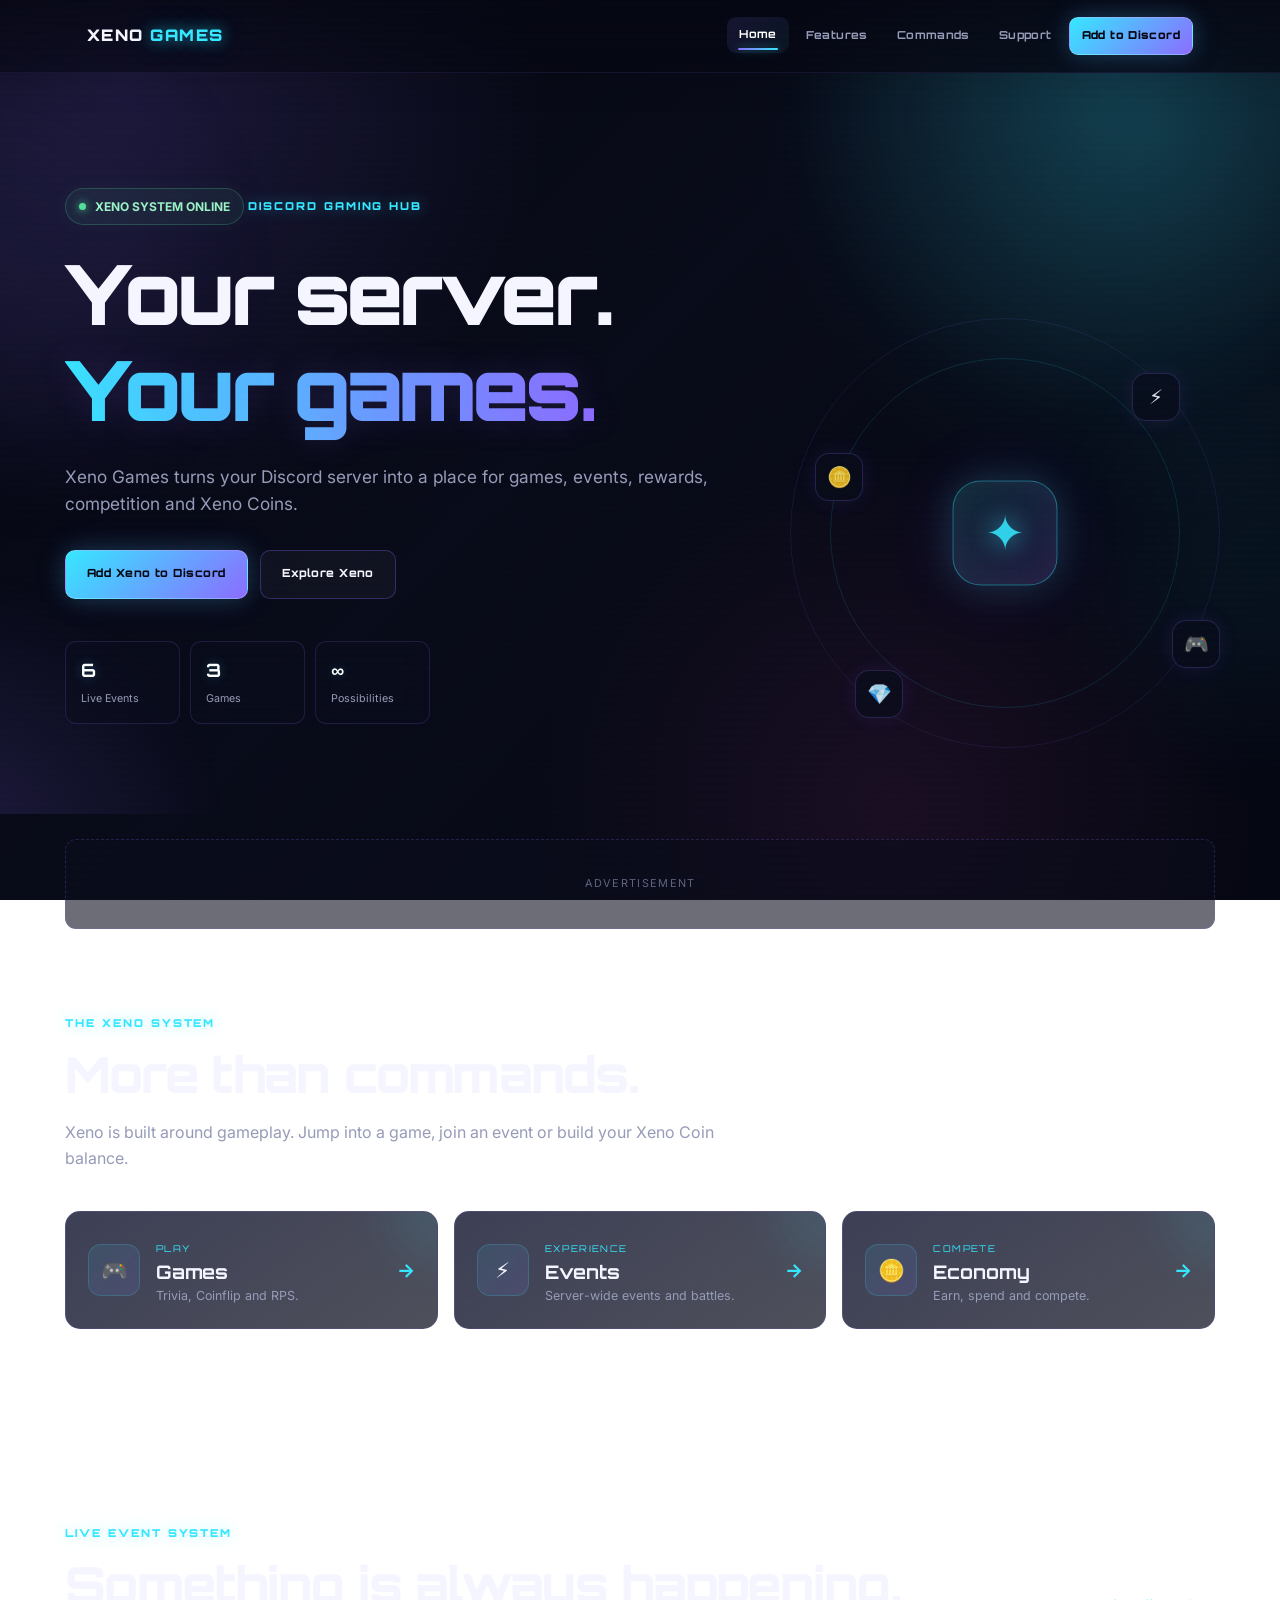
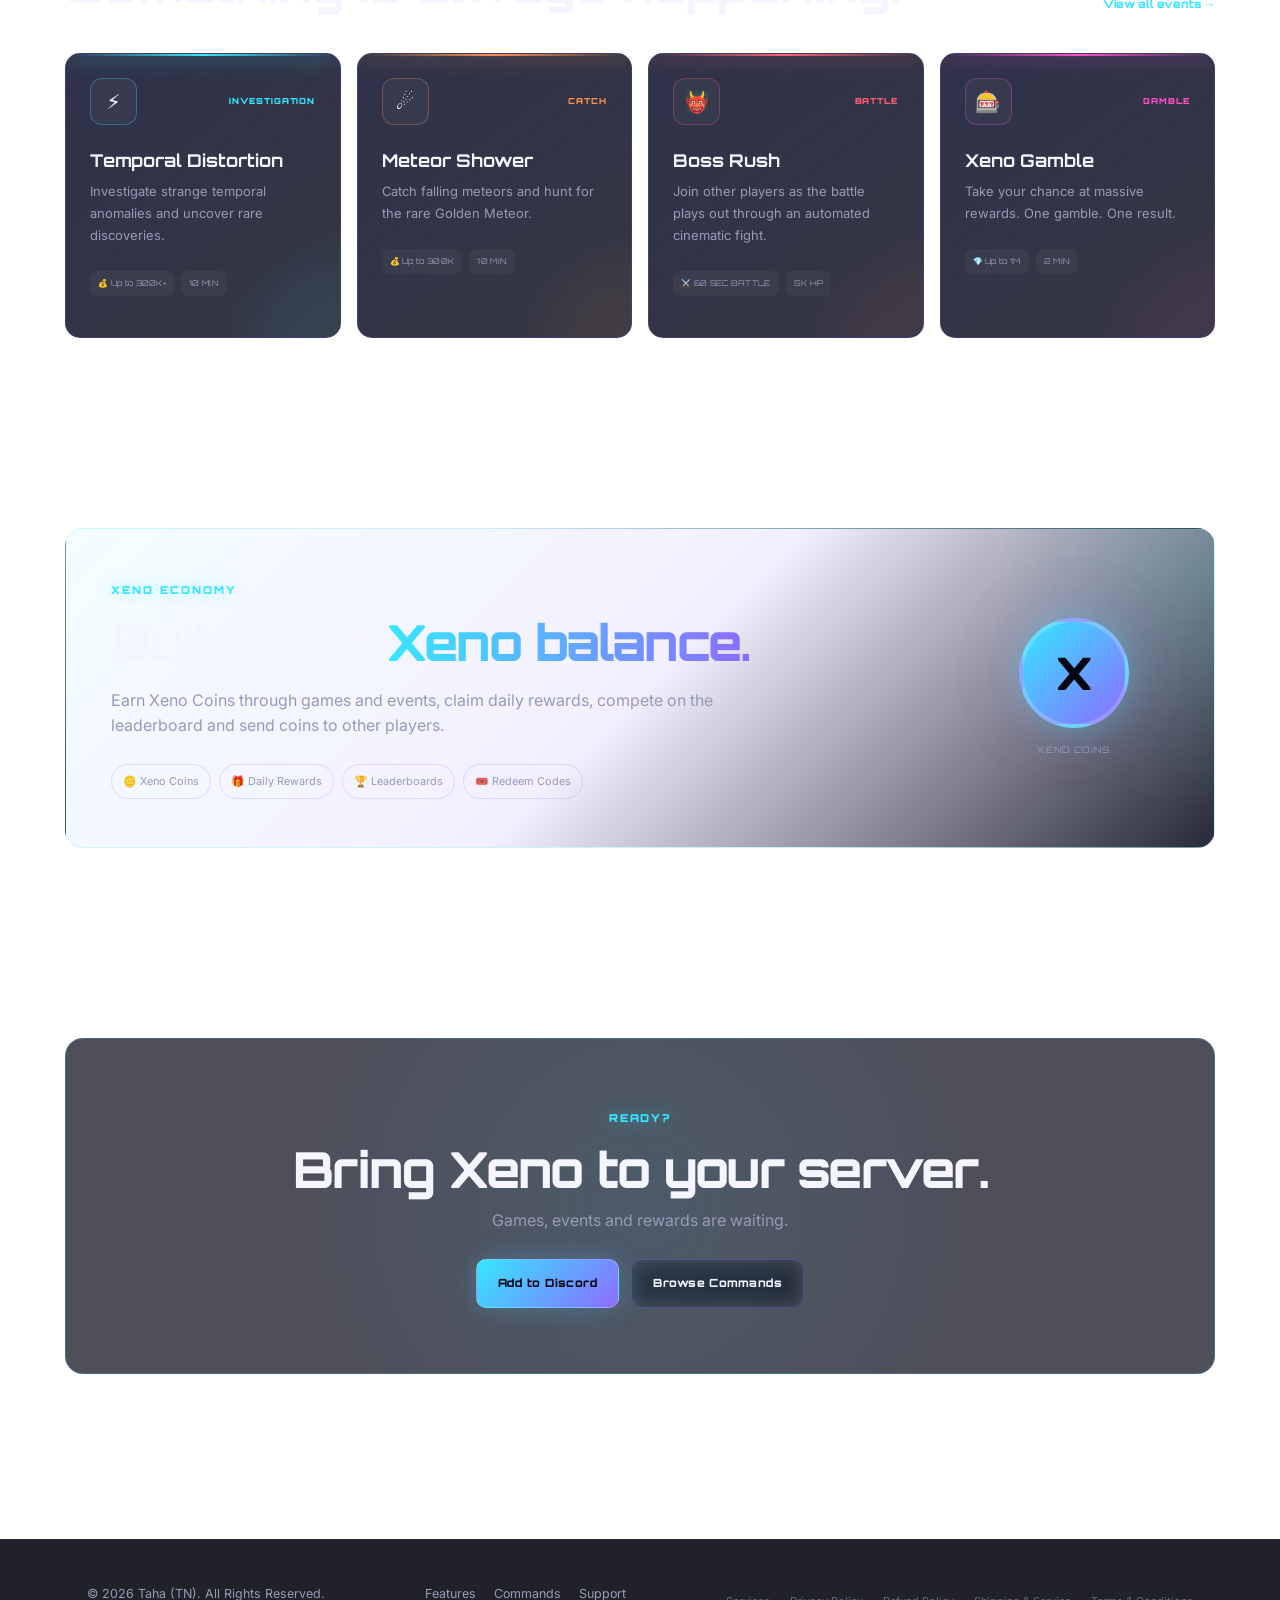
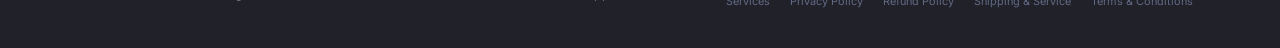
<file: index.html>
<!DOCTYPE html>
<html lang="en">
<head>
    <meta charset="UTF-8">
    <meta name="viewport" content="width=device-width, initial-scale=1.0">

    <meta name="description"
          content="Xeno Games — a Discord gaming hub featuring games, events, rewards and Xeno Coins.">

    <title>Xeno Games — Discord Gaming Hub</title>

    <link rel="stylesheet" href="style.css?v=5">
    <script src="maintenance.js"></script>
    
</head>

<body>

<div class="ambient ambient-one"></div>
<div class="ambient ambient-two"></div>
<div class="scanline"></div>

<nav class="navbar">
    <div class="nav-inner">

        <a href="index.html" class="logo">
            XENO <span>GAMES</span>
        </a>

        <div class="nav-links">
            <a href="index.html" class="active">Home</a>
            <a href="features.html">Features</a>
            <a href="commands.html">Commands</a>
            <a href="donate.html">Support</a>

            <a
                href="https://discord.com/oauth2/authorize?client_id=1537692246218899456"
                target="_blank"
                rel="noopener"
                class="nav-cta"
            >
                Add to Discord
            </a>
        </div>

    </div>
</nav>


<main>

<!-- HERO -->

<section class="hero">
    <div class="container">

        <div class="hero-content reveal">

            <div class="status">
                <span class="status-dot"></span>
                XENO SYSTEM ONLINE
            </div>

            <span class="eyebrow">DISCORD GAMING HUB</span>

            <h1>
                Your server.
                <span>Your games.</span>
            </h1>

            <p class="hero-description">
                Xeno Games turns your Discord server into a place for
                games, events, rewards, competition and Xeno Coins.
            </p>

            <div class="buttons">

                <a
                    href="https://discord.com/oauth2/authorize?client_id=1537692246218899456"
                    target="_blank"
                    rel="noopener"
                    class="btn btn-primary pulse-button"
                >
                    Add Xeno to Discord
                </a>

                <a href="features.html" class="btn btn-secondary">
                    Explore Xeno
                </a>

            </div>

            <div class="hero-stats">

                <div class="stat">
                    <strong data-count="6">0</strong>
                    <span>Live Events</span>
                </div>

                <div class="stat">
                    <strong data-count="3">0</strong>
                    <span>Games</span>
                </div>

                <div class="stat">
                    <strong data-count="∞">∞</strong>
                    <span>Possibilities</span>
                </div>

            </div>

        </div>

        <div class="hero-orbit">

            <div class="orbit orbit-one"></div>
            <div class="orbit orbit-two"></div>

            <div class="xeno-core">
                <span>✦</span>
            </div>

            <div class="floating-symbol symbol-one">🪙</div>
            <div class="floating-symbol symbol-two">⚡</div>
            <div class="floating-symbol symbol-three">🎮</div>
            <div class="floating-symbol symbol-four">💎</div>

        </div>

    </div>
</section>


<!-- AD -->

<div class="container reveal">
    <div class="ad-slot">
        Advertisement
    </div>
</div>


<!-- QUICK CATEGORIES -->

<section class="section compact-section">
    <div class="container">

        <div class="section-header reveal">
            <span class="eyebrow">THE XENO SYSTEM</span>

            <h2>More than commands.</h2>

            <p>
                Xeno is built around gameplay. Jump into a game,
                join an event or build your Xeno Coin balance.
            </p>
        </div>

        <div class="category-grid">

            <a href="features.html#games" class="category-card reveal">
                <div class="category-icon">🎮</div>
                <div>
                    <span>PLAY</span>
                    <h3>Games</h3>
                    <p>Trivia, Coinflip and RPS.</p>
                </div>
                <b>→</b>
            </a>

            <a href="features.html#events" class="category-card reveal">
                <div class="category-icon">⚡</div>
                <div>
                    <span>EXPERIENCE</span>
                    <h3>Events</h3>
                    <p>Server-wide events and battles.</p>
                </div>
                <b>→</b>
            </a>

            <a href="features.html#economy" class="category-card reveal">
                <div class="category-icon">🪙</div>
                <div>
                    <span>COMPETE</span>
                    <h3>Economy</h3>
                    <p>Earn, spend and compete.</p>
                </div>
                <b>→</b>
            </a>

        </div>

    </div>
</section>


<!-- FEATURED EVENTS -->

<section class="section event-section">
    <div class="container">

        <div class="section-header split-header reveal">

            <div>
                <span class="eyebrow">LIVE EVENT SYSTEM</span>
                <h2>Something is always happening.</h2>
            </div>

            <a href="features.html#events" class="text-link">
                View all events →
            </a>

        </div>

        <div class="event-grid">

            <div class="event-card temporal reveal">
                <div class="event-top">
                    <span class="event-icon">⚡</span>
                    <span class="event-tag">INVESTIGATION</span>
                </div>

                <h3>Temporal Distortion</h3>

                <p>
                    Investigate strange temporal anomalies and
                    uncover rare discoveries.
                </p>

                <div class="event-footer">
                    <span>💰 Up to 300K+</span>
                    <span>10 MIN</span>
                </div>
            </div>


            <div class="event-card meteor reveal">
                <div class="event-top">
                    <span class="event-icon">☄️</span>
                    <span class="event-tag">CATCH</span>
                </div>

                <h3>Meteor Shower</h3>

                <p>
                    Catch falling meteors and hunt for the rare
                    Golden Meteor.
                </p>

                <div class="event-footer">
                    <span>💰 Up to 300K</span>
                    <span>10 MIN</span>
                </div>
            </div>


            <div class="event-card boss reveal">
                <div class="event-top">
                    <span class="event-icon">👹</span>
                    <span class="event-tag">BATTLE</span>
                </div>

                <h3>Boss Rush</h3>

                <p>
                    Join other players as the battle plays out
                    through an automated cinematic fight.
                </p>

                <div class="event-footer">
                    <span>⚔️ 60 SEC BATTLE</span>
                    <span>5K HP</span>
                </div>
            </div>


            <div class="event-card gamble reveal">
                <div class="event-top">
                    <span class="event-icon">🎰</span>
                    <span class="event-tag">GAMBLE</span>
                </div>

                <h3>Xeno Gamble</h3>

                <p>
                    Take your chance at massive rewards.
                    One gamble. One result.
                </p>

                <div class="event-footer">
                    <span>💎 Up to 1M</span>
                    <span>2 MIN</span>
                </div>
            </div>

        </div>

    </div>
</section>


<!-- ECONOMY -->

<section class="section">
    <div class="container">

        <div class="economy-panel reveal">

            <div class="economy-content">

                <span class="eyebrow">XENO ECONOMY</span>

                <h2>
                    Build your
                    <span>Xeno balance.</span>
                </h2>

                <p>
                    Earn Xeno Coins through games and events,
                    claim daily rewards, compete on the leaderboard
                    and send coins to other players.
                </p>

                <div class="economy-pills">
                    <span>🪙 Xeno Coins</span>
                    <span>🎁 Daily Rewards</span>
                    <span>🏆 Leaderboards</span>
                    <span>🎟️ Redeem Codes</span>
                </div>

            </div>

            <div class="coin-display">
                <div class="coin-glow"></div>
                <div class="coin">X</div>
                <span>XENO COINS</span>
            </div>

        </div>

    </div>
</section>


<!-- CTA -->

<section class="section">
    <div class="container">

        <div class="cta-panel reveal">

            <span class="eyebrow">READY?</span>

            <h2>Bring Xeno to your server.</h2>

            <p>
                Games, events and rewards are waiting.
            </p>

            <div class="buttons">

                <a
                    href="https://discord.com/oauth2/authorize?client_id=1537692246218899456"
                    target="_blank"
                    rel="noopener"
                    class="btn btn-primary"
                >
                    Add to Discord
                </a>

                <a href="commands.html" class="btn btn-secondary">
                    Browse Commands
                </a>

            </div>

        </div>

    </div>
</section>

</main>


<footer>
    <div class="footer-inner">

        <div class="footer-text">
            © 2026 Taha (TN). All Rights Reserved.
        </div>

        <div class="footer-links">
            <a href="features.html">Features</a>
            <a href="commands.html">Commands</a>
            <a href="donate.html">Support</a>
        </div>
        <div class="legal-links">
    <a href="services.html">Services</a>
    <a href="privacy.html">Privacy Policy</a>
    <a href="refund.html">Refund Policy</a>
    <a href="shipping.html">Shipping &amp; Service</a>
    <a href="terms.html">Terms &amp; Conditions</a>
        </div>

    </div>
</footer>


<script src="script.js"></script>

</body>
</html>
</file>
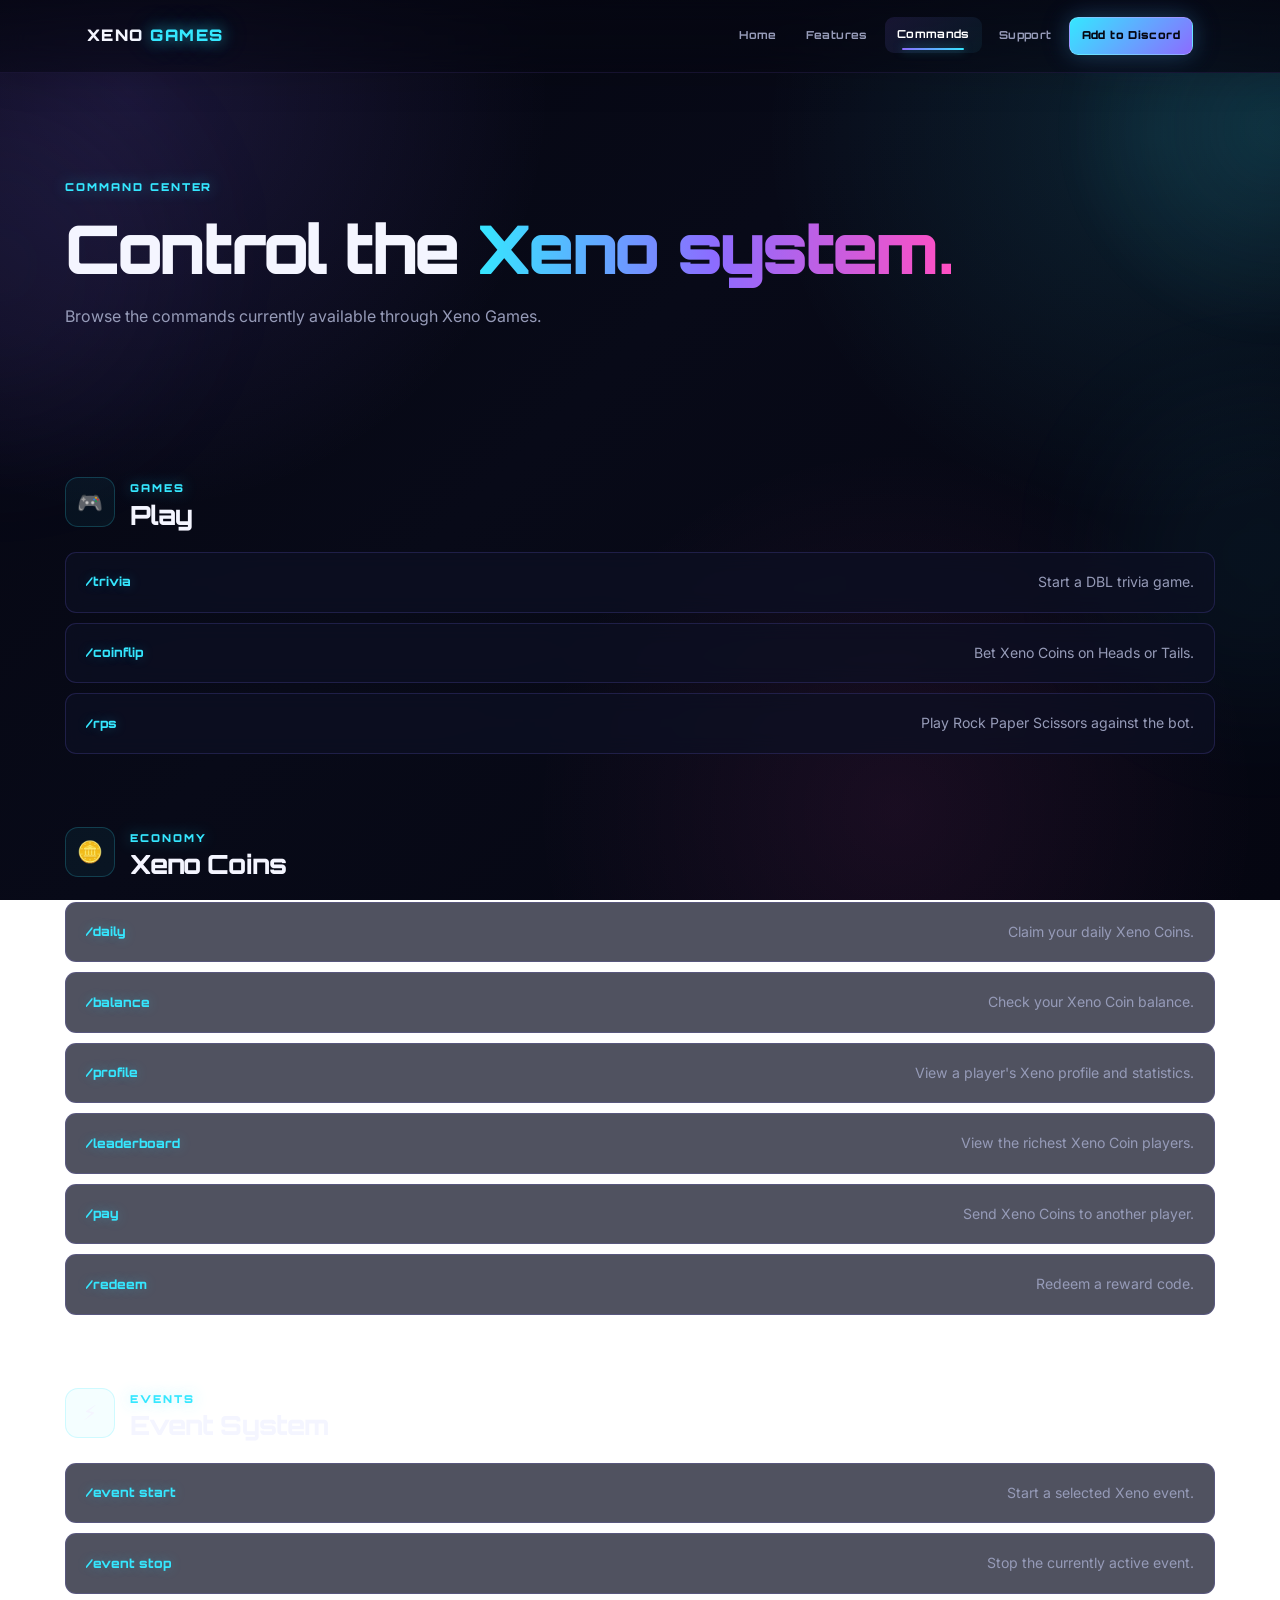
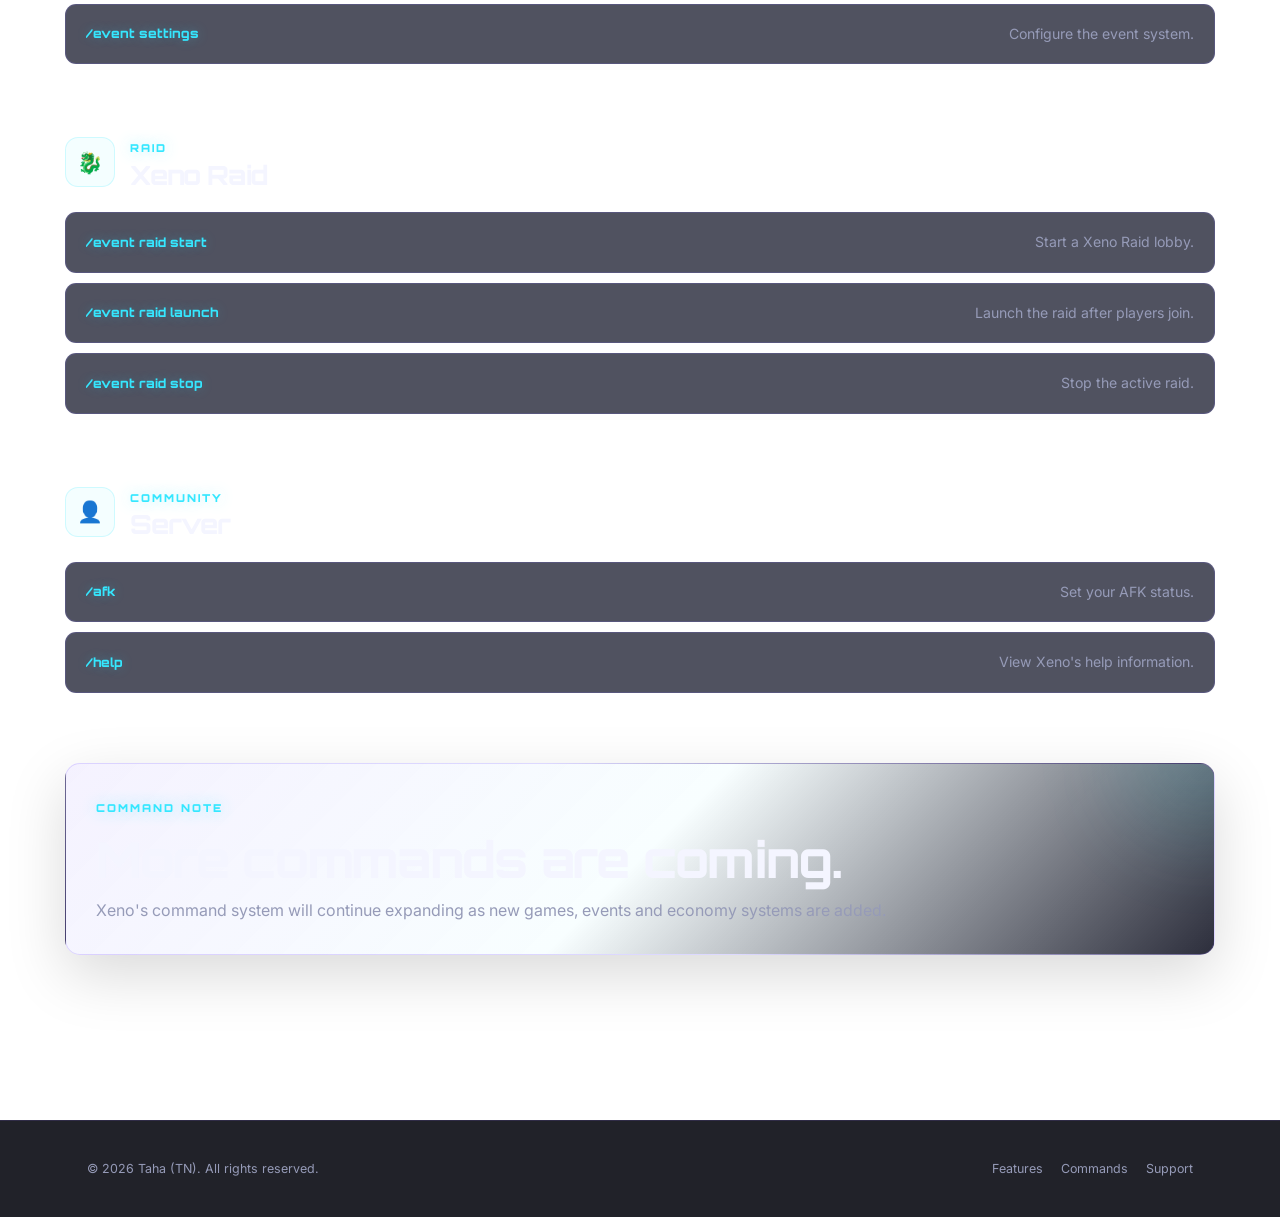
<file: commands.html>
<!DOCTYPE html>
<html lang="en">
<head>
    <meta charset="UTF-8">
    <meta name="viewport" content="width=device-width, initial-scale=1.0">

    <meta name="description"
          content="Xeno Games Discord bot commands.">

    <title>Commands — Xeno Games</title>

    <link rel="stylesheet" href="style.css?v=5">
    <script src="maintenance.js"></script>
    
</head>

<body>

<div class="ambient ambient-one"></div>
<div class="ambient ambient-two"></div>

<nav class="navbar">
    <div class="nav-inner">

        <a href="index.html" class="logo">
            XENO <span>GAMES</span>
        </a>

        <div class="nav-links">
            <a href="index.html">Home</a>
            <a href="features.html">Features</a>
            <a href="commands.html" class="active">Commands</a>
            <a href="donate.html">Support</a>

            <a
                href="https://discord.com/oauth2/authorize?client_id=1537692246218899456"
                target="_blank"
                rel="noopener"
                class="nav-cta"
            >
                Add to Discord
            </a>
        </div>

    </div>
</nav>


<main>

<section class="page-hero">
    <div class="container reveal">

        <span class="eyebrow">COMMAND CENTER</span>

        <h1>
            Control the
            <span>Xeno system.</span>
        </h1>

        <p>
            Browse the commands currently available through Xeno Games.
        </p>

    </div>
</section>


<section class="section">
    <div class="container">


        <!-- GAMES -->

        <div class="command-category reveal">

            <div class="category-heading">
                <span class="category-heading-icon">🎮</span>

                <div>
                    <span class="eyebrow">GAMES</span>
                    <h2>Play</h2>
                </div>
            </div>

            <div class="command-list">

                <div class="command">
                    <span class="command-name">/trivia</span>
                    <span class="command-description">
                        Start a DBL trivia game.
                    </span>
                </div>

                <div class="command">
                    <span class="command-name">/coinflip</span>
                    <span class="command-description">
                        Bet Xeno Coins on Heads or Tails.
                    </span>
                </div>

                <div class="command">
                    <span class="command-name">/rps</span>
                    <span class="command-description">
                        Play Rock Paper Scissors against the bot.
                    </span>
                </div>

            </div>

        </div>


        <!-- ECONOMY -->

        <div class="command-category reveal">

            <div class="category-heading">
                <span class="category-heading-icon">🪙</span>

                <div>
                    <span class="eyebrow">ECONOMY</span>
                    <h2>Xeno Coins</h2>
                </div>
            </div>

            <div class="command-list">

                <div class="command">
                    <span class="command-name">/daily</span>
                    <span class="command-description">
                        Claim your daily Xeno Coins.
                    </span>
                </div>

                <div class="command">
                    <span class="command-name">/balance</span>
                    <span class="command-description">
                        Check your Xeno Coin balance.
                    </span>
                </div>

                <div class="command">
                    <span class="command-name">/profile</span>
                    <span class="command-description">
                        View a player's Xeno profile and statistics.
                    </span>
                </div>

                <div class="command">
                    <span class="command-name">/leaderboard</span>
                    <span class="command-description">
                        View the richest Xeno Coin players.
                    </span>
                </div>

                <div class="command">
                    <span class="command-name">/pay</span>
                    <span class="command-description">
                        Send Xeno Coins to another player.
                    </span>
                </div>

                <div class="command">
                    <span class="command-name">/redeem</span>
                    <span class="command-description">
                        Redeem a reward code.
                    </span>
                </div>

            </div>

        </div>


        <!-- EVENTS -->

        <div class="command-category reveal">

            <div class="category-heading">
                <span class="category-heading-icon">⚡</span>

                <div>
                    <span class="eyebrow">EVENTS</span>
                    <h2>Event System</h2>
                </div>
            </div>

            <div class="command-list">

                <div class="command">
                    <span class="command-name">/event start</span>
                    <span class="command-description">
                        Start a selected Xeno event.
                    </span>
                </div>

                <div class="command">
                    <span class="command-name">/event stop</span>
                    <span class="command-description">
                        Stop the currently active event.
                    </span>
                </div>

                <div class="command">
                    <span class="command-name">/event settings</span>
                    <span class="command-description">
                        Configure the event system.
                    </span>
                </div>

            </div>

        </div>


        <!-- RAID -->

        <div class="command-category reveal">

            <div class="category-heading">
                <span class="category-heading-icon">🐉</span>

                <div>
                    <span class="eyebrow">RAID</span>
                    <h2>Xeno Raid</h2>
                </div>
            </div>

            <div class="command-list">

                <div class="command">
                    <span class="command-name">/event raid start</span>
                    <span class="command-description">
                        Start a Xeno Raid lobby.
                    </span>
                </div>

                <div class="command">
                    <span class="command-name">/event raid launch</span>
                    <span class="command-description">
                        Launch the raid after players join.
                    </span>
                </div>

                <div class="command">
                    <span class="command-name">/event raid stop</span>
                    <span class="command-description">
                        Stop the active raid.
                    </span>
                </div>

            </div>

        </div>


        <!-- COMMUNITY -->

        <div class="command-category reveal">

            <div class="category-heading">
                <span class="category-heading-icon">👤</span>

                <div>
                    <span class="eyebrow">COMMUNITY</span>
                    <h2>Server</h2>
                </div>
            </div>

            <div class="command-list">

                <div class="command">
                    <span class="command-name">/afk</span>
                    <span class="command-description">
                        Set your AFK status.
                    </span>
                </div>

                <div class="command">
                    <span class="command-name">/help</span>
                    <span class="command-description">
                        View Xeno's help information.
                    </span>
                </div>

            </div>

        </div>


        <div class="info-panel reveal">

            <span class="eyebrow">COMMAND NOTE</span>

            <h2>More commands are coming.</h2>

            <p>
                Xeno's command system will continue expanding as
                new games, events and economy systems are added.
            </p>

        </div>

    </div>
</section>

</main>


<footer>
    <div class="footer-inner">

        <div class="footer-text">
            © 2026 Taha (TN). All rights reserved.
        </div>

        <div class="footer-links">
            <a href="features.html">Features</a>
            <a href="commands.html">Commands</a>
            <a href="donate.html">Support</a>
        </div>

    </div>
</footer>


<script src="script.js"></script>

</body>
</html>
</file>
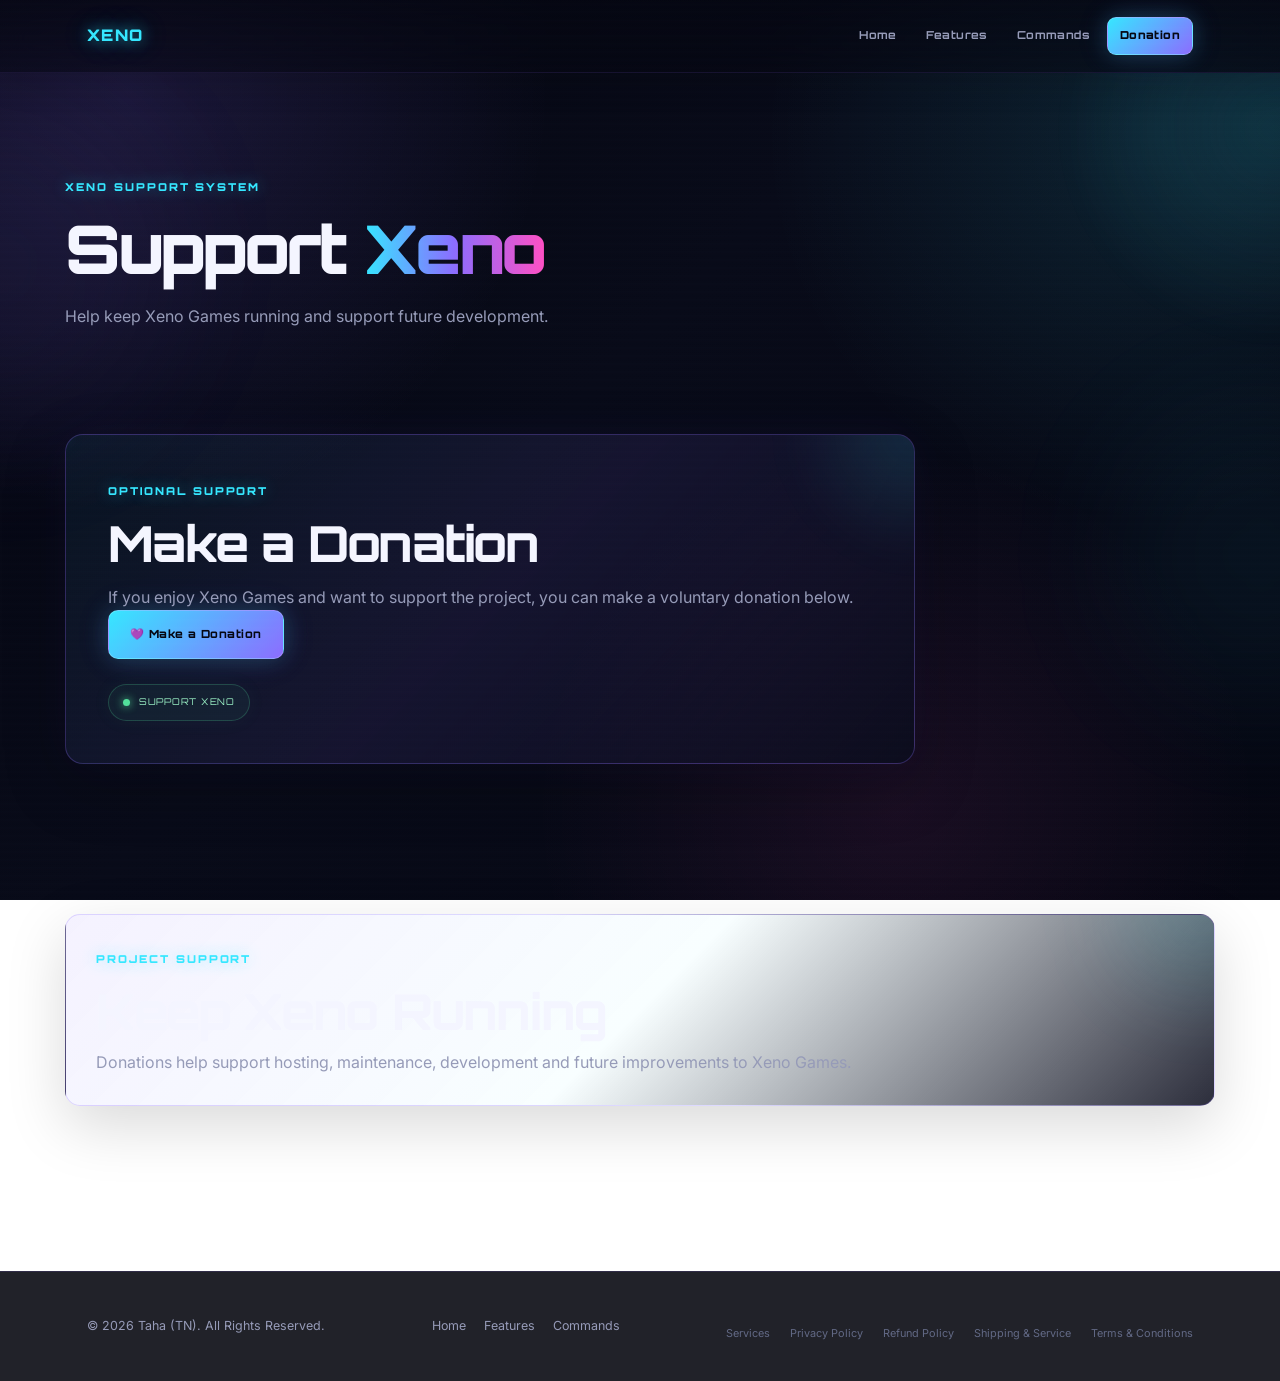
<file: donate.html>
<!DOCTYPE html>
<html lang="en">

<head>

    <meta charset="UTF-8">

    <meta
        name="viewport"
        content="width=device-width, initial-scale=1.0"
    >

    <title>Donation | Xeno Games</title>

    <meta
        name="description"
        content="Support Xeno Games with a donation."
    >

    <link
        rel="stylesheet"
        href="style.css"
    >

</head>


<body>

    <!-- =====================================================
         AMBIENT BACKGROUND
    ====================================================== -->

    <div class="ambient ambient-one"></div>
    <div class="ambient ambient-two"></div>

    <div class="scanline"></div>


    <!-- =====================================================
         NAVBAR
    ====================================================== -->

    <nav class="navbar">

        <div class="nav-inner">

            <a
                href="index.html"
                class="logo"
            >
                <span>XENO</span>
            </a>


            <div class="nav-links">

                <a href="index.html">
                    Home
                </a>

                <a href="index.html#features">
                    Features
                </a>

                <a href="index.html#commands">
                    Commands
                </a>

                <a
                    href="#"
                    class="nav-cta"
                >
                    Donation
                </a>

            </div>

        </div>

    </nav>


    <!-- =====================================================
         PAGE HERO
    ====================================================== -->

    <main>

        <section class="page-hero">

            <div class="container">

                <div class="eyebrow">
                    XENO SUPPORT SYSTEM
                </div>

                <h1>
                    Support
                    <span>Xeno</span>
                </h1>

                <p>
                    Help keep Xeno Games running and support
                    future development.
                </p>

            </div>

        </section>


        <!-- =================================================
             DONATION
        ================================================== -->

        <section class="section compact-section">

            <div class="container">

                <div
                    class="donate-box reveal"
                >

                    <div class="eyebrow">
                        OPTIONAL SUPPORT
                    </div>


                    <h2>
                        Make a Donation
                    </h2>


                    <p>
                        If you enjoy Xeno Games and want to support
                        the project, you can make a voluntary
                        donation below.
                    </p>


                    <!--
                        Replace YOUR_PAYFAST_PAYMENT_LINK
                        with your actual PayFast Payment Link
                        once your account is approved.
                    -->

                    <div class="buttons">

                        <a
                            href="YOUR_PAYFAST_PAYMENT_LINK"
                            class="btn btn-primary pulse-button"
                            target="_blank"
                            rel="noopener noreferrer"
                        >
                            💜 Make a Donation
                        </a>

                    </div>


                    <div class="support-status">

                        <span class="status-dot"></span>

                        SUPPORT XENO

                    </div>

                </div>

            </div>

        </section>


        <!-- =================================================
             INFO
        ================================================== -->

        <section class="section compact-section">

            <div class="container">

                <div class="info-panel reveal">

                    <div class="eyebrow">
                        PROJECT SUPPORT
                    </div>

                    <h2>
                        Keep Xeno Running
                    </h2>

                    <p>
                        Donations help support hosting,
                        maintenance, development and future
                        improvements to Xeno Games.
                    </p>

                </div>

            </div>

        </section>

    </main>


    <!-- =====================================================
         FOOTER
    ====================================================== -->

    <footer>

        <div class="footer-inner">

            <div class="footer-text">

                © 2026 Taha (TN). All Rights Reserved.

            </div>


            <div class="footer-links">

                <a href="index.html">
                    Home
                </a>

                <a href="index.html#features">
                    Features
                </a>

                <a href="index.html#commands">
                    Commands
                </a>

            </div>


            <div class="legal-links">

                <a href="services.html">
                    Services
                </a>

                <a href="privacy.html">
                    Privacy Policy
                </a>

                <a href="refund.html">
                    Refund Policy
                </a>

                <a href="shipping.html">
                    Shipping &amp; Service
                </a>

                <a href="terms.html">
                    Terms &amp; Conditions
                </a>

            </div>

        </div>

    </footer>


    <!-- =====================================================
         SCROLL REVEAL
    ====================================================== -->

    <script>

        const revealElements =
            document.querySelectorAll(".reveal");


        const revealObserver =
            new IntersectionObserver(
                (entries) => {

                    entries.forEach(
                        (entry) => {

                            if (
                                entry.isIntersecting
                            ) {

                                entry.target.classList.add(
                                    "visible"
                                );

                                revealObserver.unobserve(
                                    entry.target
                                );

                            }

                        }
                    );

                },
                {
                    threshold: 0.12
                }
            );


        revealElements.forEach(
            (element) => {

                revealObserver.observe(
                    element
                );

            }
        );

    </script>


</body>

</html>
</file>
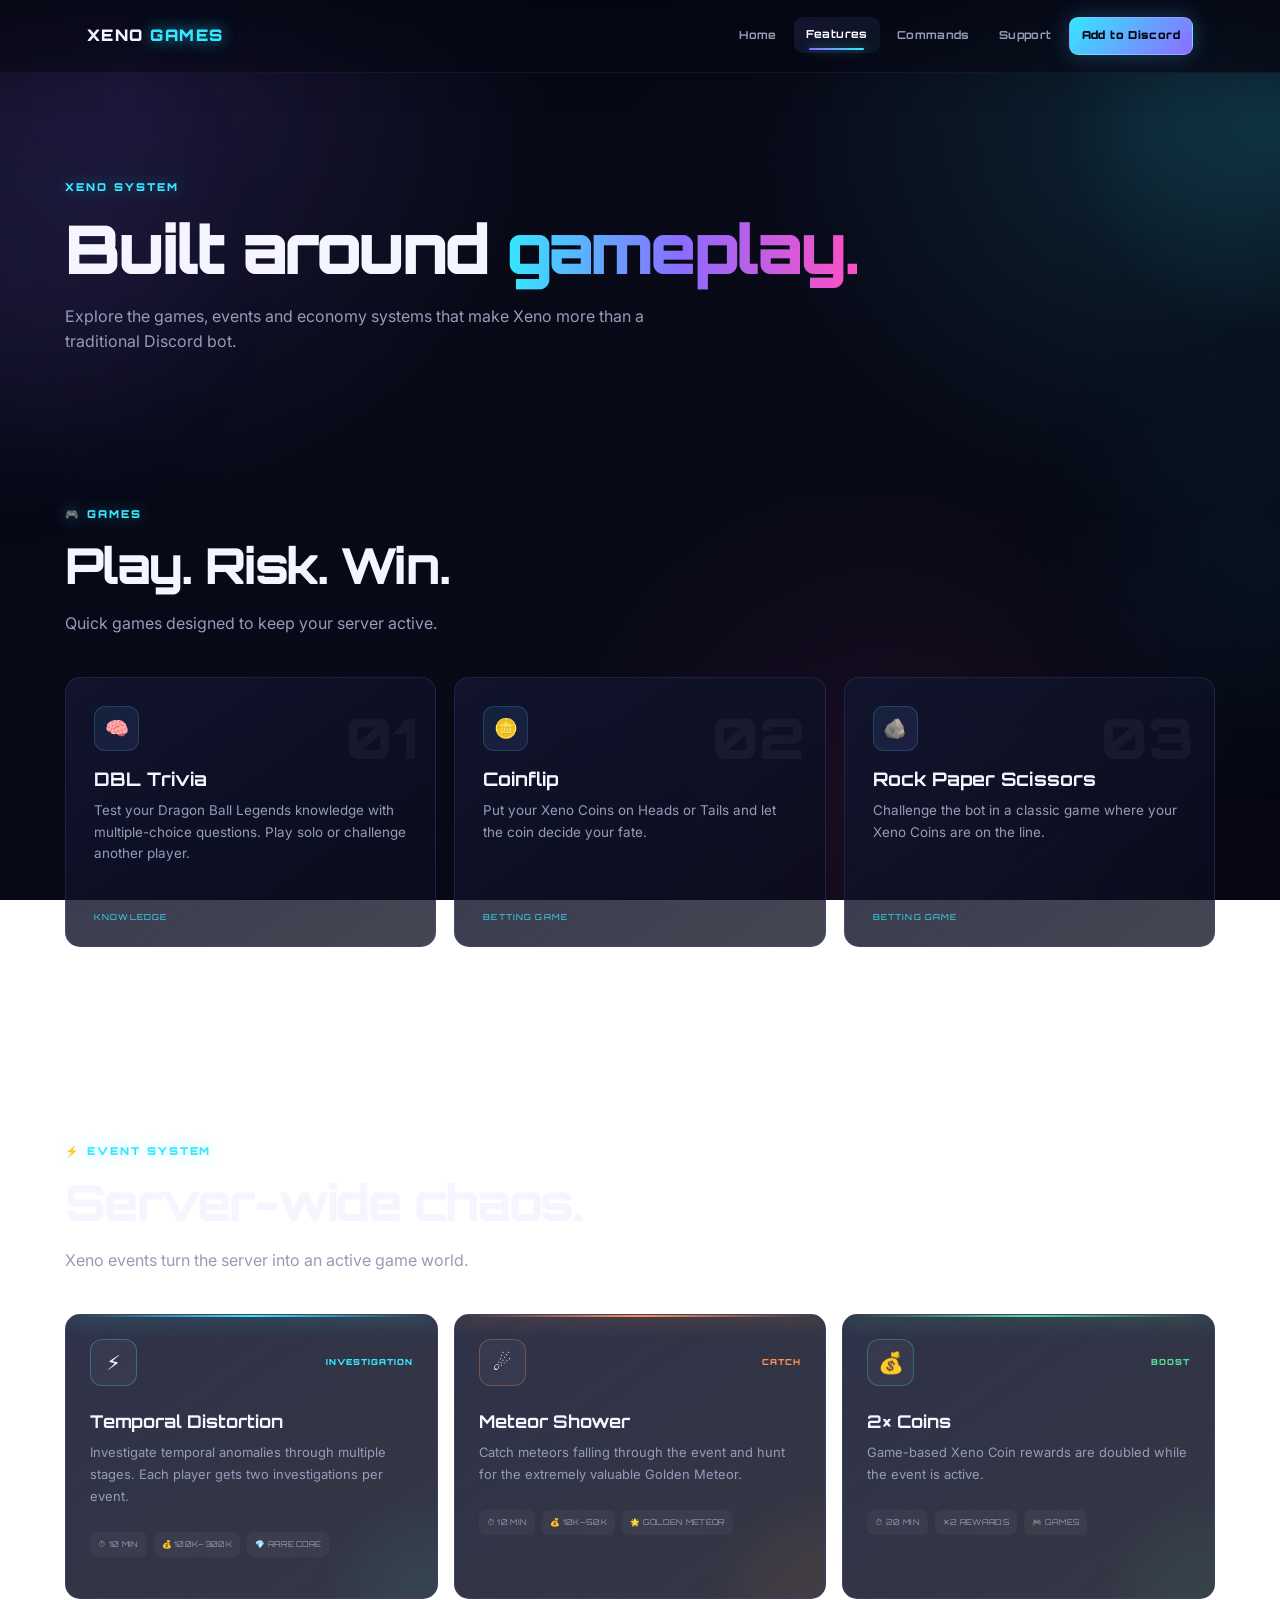
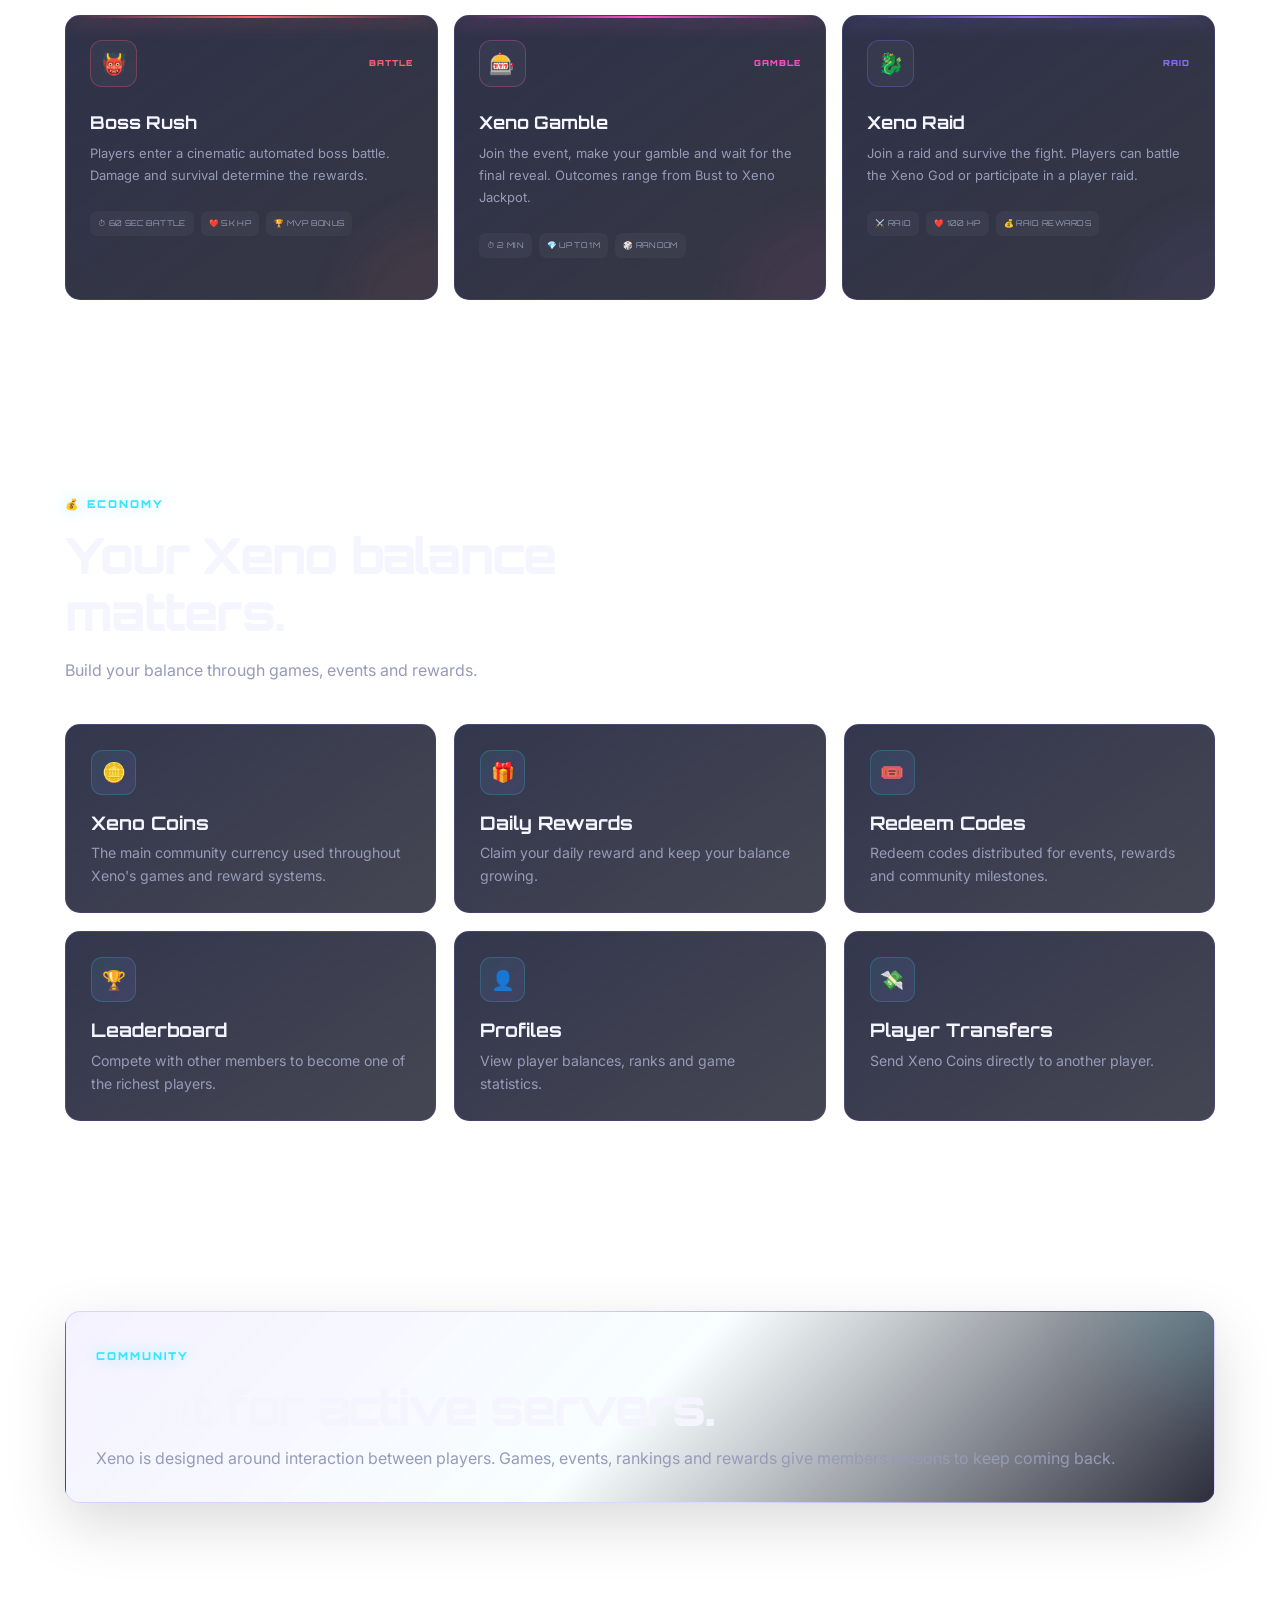
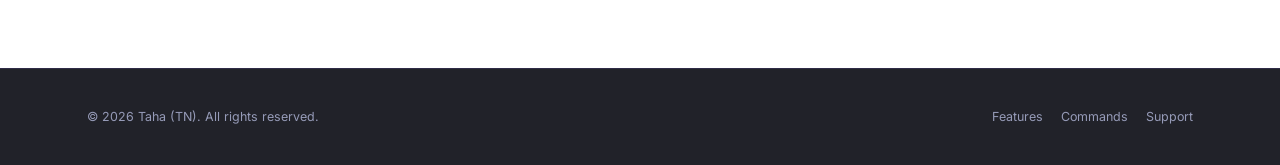
<file: features.html>
<!DOCTYPE html>
<html lang="en">
<head>
    <meta charset="UTF-8">
    <meta name="viewport" content="width=device-width, initial-scale=1.0">

    <meta name="description"
          content="Explore Xeno Games, events and economy features.">

    <title>Features — Xeno Games</title>

    <link rel="stylesheet" href="style.css?v=5">
    <script src="maintenance.js"></script>
    
</head>

<body>

<div class="ambient ambient-one"></div>
<div class="ambient ambient-two"></div>

<nav class="navbar">
    <div class="nav-inner">

        <a href="index.html" class="logo">
            XENO <span>GAMES</span>
        </a>

        <div class="nav-links">
            <a href="index.html">Home</a>
            <a href="features.html" class="active">Features</a>
            <a href="commands.html">Commands</a>
            <a href="donate.html">Support</a>

            <a
                href="https://discord.com/oauth2/authorize?client_id=1537692246218899456"
                target="_blank"
                rel="noopener"
                class="nav-cta"
            >
                Add to Discord
            </a>
        </div>

    </div>
</nav>


<main>

<section class="page-hero">
    <div class="container reveal">

        <span class="eyebrow">XENO SYSTEM</span>

        <h1>
            Built around
            <span>gameplay.</span>
        </h1>

        <p>
            Explore the games, events and economy systems that make
            Xeno more than a traditional Discord bot.
        </p>

    </div>
</section>


<!-- GAMES -->

<section class="section" id="games">
    <div class="container">

        <div class="section-header reveal">
            <span class="eyebrow">🎮 GAMES</span>
            <h2>Play. Risk. Win.</h2>
            <p>
                Quick games designed to keep your server active.
            </p>
        </div>

        <div class="feature-grid">

            <div class="feature-card reveal">
                <div class="feature-number">01</div>
                <div class="card-icon">🧠</div>
                <h3>DBL Trivia</h3>
                <p>
                    Test your Dragon Ball Legends knowledge with
                    multiple-choice questions. Play solo or challenge
                    another player.
                </p>
                <span class="feature-label">KNOWLEDGE</span>
            </div>

            <div class="feature-card reveal">
                <div class="feature-number">02</div>
                <div class="card-icon">🪙</div>
                <h3>Coinflip</h3>
                <p>
                    Put your Xeno Coins on Heads or Tails and let
                    the coin decide your fate.
                </p>
                <span class="feature-label">BETTING GAME</span>
            </div>

            <div class="feature-card reveal">
                <div class="feature-number">03</div>
                <div class="card-icon">🪨</div>
                <h3>Rock Paper Scissors</h3>
                <p>
                    Challenge the bot in a classic game where your
                    Xeno Coins are on the line.
                </p>
                <span class="feature-label">BETTING GAME</span>
            </div>

        </div>

    </div>
</section>


<!-- EVENTS -->

<section class="section event-section" id="events">
    <div class="container">

        <div class="section-header reveal">
            <span class="eyebrow">⚡ EVENT SYSTEM</span>
            <h2>Server-wide chaos.</h2>
            <p>
                Xeno events turn the server into an active game world.
            </p>
        </div>

        <div class="event-grid full-events">

            <div class="event-card temporal reveal">
                <div class="event-top">
                    <span class="event-icon">⚡</span>
                    <span class="event-tag">INVESTIGATION</span>
                </div>

                <h3>Temporal Distortion</h3>

                <p>
                    Investigate temporal anomalies through multiple
                    stages. Each player gets two investigations per event.
                </p>

                <div class="event-details">
                    <span>⏱ 10 MIN</span>
                    <span>💰 100K–300K</span>
                    <span>💎 RARE CORE</span>
                </div>
            </div>


            <div class="event-card meteor reveal">
                <div class="event-top">
                    <span class="event-icon">☄️</span>
                    <span class="event-tag">CATCH</span>
                </div>

                <h3>Meteor Shower</h3>

                <p>
                    Catch meteors falling through the event and
                    hunt for the extremely valuable Golden Meteor.
                </p>

                <div class="event-details">
                    <span>⏱ 10 MIN</span>
                    <span>💰 10K–50K</span>
                    <span>🌟 GOLDEN METEOR</span>
                </div>
            </div>


            <div class="event-card double reveal">
                <div class="event-top">
                    <span class="event-icon">💰</span>
                    <span class="event-tag">BOOST</span>
                </div>

                <h3>2× Coins</h3>

                <p>
                    Game-based Xeno Coin rewards are doubled while
                    the event is active.
                </p>

                <div class="event-details">
                    <span>⏱ 20 MIN</span>
                    <span>✕2 REWARDS</span>
                    <span>🎮 GAMES</span>
                </div>
            </div>


            <div class="event-card boss reveal">
                <div class="event-top">
                    <span class="event-icon">👹</span>
                    <span class="event-tag">BATTLE</span>
                </div>

                <h3>Boss Rush</h3>

                <p>
                    Players enter a cinematic automated boss battle.
                    Damage and survival determine the rewards.
                </p>

                <div class="event-details">
                    <span>⏱ 60 SEC BATTLE</span>
                    <span>❤️ 5K HP</span>
                    <span>🏆 MVP BONUS</span>
                </div>
            </div>


            <div class="event-card gamble reveal">
                <div class="event-top">
                    <span class="event-icon">🎰</span>
                    <span class="event-tag">GAMBLE</span>
                </div>

                <h3>Xeno Gamble</h3>

                <p>
                    Join the event, make your gamble and wait for the
                    final reveal. Outcomes range from Bust to Xeno Jackpot.
                </p>

                <div class="event-details">
                    <span>⏱ 2 MIN</span>
                    <span>💎 UP TO 1M</span>
                    <span>🎲 RANDOM</span>
                </div>
            </div>


            <div class="event-card raid reveal">
                <div class="event-top">
                    <span class="event-icon">🐉</span>
                    <span class="event-tag">RAID</span>
                </div>

                <h3>Xeno Raid</h3>

                <p>
                    Join a raid and survive the fight. Players can
                    battle the Xeno God or participate in a player raid.
                </p>

                <div class="event-details">
                    <span>⚔️ RAID</span>
                    <span>❤️ 100 HP</span>
                    <span>💰 RAID REWARDS</span>
                </div>
            </div>

        </div>

    </div>
</section>


<!-- ECONOMY -->

<section class="section" id="economy">
    <div class="container">

        <div class="section-header reveal">
            <span class="eyebrow">💰 ECONOMY</span>
            <h2>Your Xeno balance matters.</h2>
            <p>
                Build your balance through games, events and rewards.
            </p>
        </div>

        <div class="economy-grid">

            <div class="card reveal">
                <div class="card-icon">🪙</div>
                <h3>Xeno Coins</h3>
                <p>
                    The main community currency used throughout
                    Xeno's games and reward systems.
                </p>
            </div>

            <div class="card reveal">
                <div class="card-icon">🎁</div>
                <h3>Daily Rewards</h3>
                <p>
                    Claim your daily reward and keep your balance growing.
                </p>
            </div>

            <div class="card reveal">
                <div class="card-icon">🎟️</div>
                <h3>Redeem Codes</h3>
                <p>
                    Redeem codes distributed for events, rewards
                    and community milestones.
                </p>
            </div>

            <div class="card reveal">
                <div class="card-icon">🏆</div>
                <h3>Leaderboard</h3>
                <p>
                    Compete with other members to become one of
                    the richest players.
                </p>
            </div>

            <div class="card reveal">
                <div class="card-icon">👤</div>
                <h3>Profiles</h3>
                <p>
                    View player balances, ranks and game statistics.
                </p>
            </div>

            <div class="card reveal">
                <div class="card-icon">💸</div>
                <h3>Player Transfers</h3>
                <p>
                    Send Xeno Coins directly to another player.
                </p>
            </div>

        </div>

    </div>
</section>


<!-- COMMUNITY -->

<section class="section">
    <div class="container">

        <div class="info-panel reveal">

            <span class="eyebrow">COMMUNITY</span>

            <h2>Built for active servers.</h2>

            <p>
                Xeno is designed around interaction between players.
                Games, events, rankings and rewards give members
                reasons to keep coming back.
            </p>

        </div>

    </div>
</section>

</main>


<footer>
    <div class="footer-inner">

        <div class="footer-text">
             © 2026 Taha (TN). All rights reserved.
        </div>

        <div class="footer-links">
            <a href="features.html">Features</a>
            <a href="commands.html">Commands</a>
            <a href="donate.html">Support</a>
        </div>

    </div>
</footer>


<script src="script.js"></script>

</body>
</html>
</file>
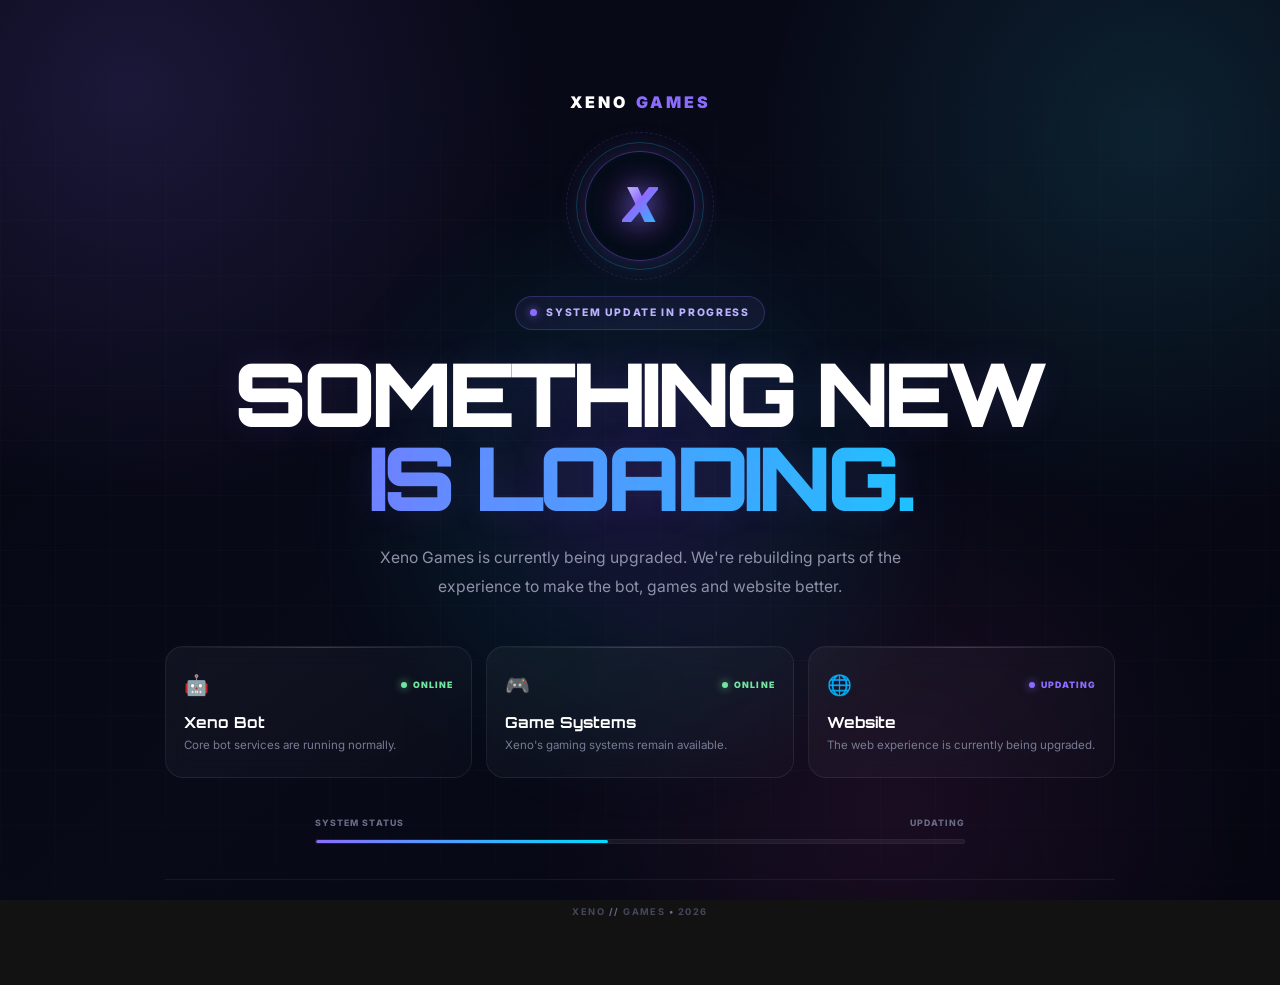
<file: maintenance.html>
<!DOCTYPE html>
<html lang="en">
<head>
    <meta charset="UTF-8">

    <meta name="viewport"
          content="width=device-width, initial-scale=1.0, viewport-fit=cover">

    <meta name="theme-color" content="#050611">
    <meta name="color-scheme" content="dark">

    <meta name="description"
          content="Xeno Games is currently undergoing a system upgrade.">

    <title>Xeno Games — Maintenance</title>

    <link rel="stylesheet" href="style.css?v=5">

    <style>

        /* =========================================
           XENO GAMES — MAINTENANCE PAGE
        ========================================= */

        .maintenance-page {
            min-height: 100vh;
            min-height: 100dvh;
            display: flex;
            align-items: center;
            justify-content: center;
            position: relative;
            overflow: hidden;
            padding: 90px 20px 40px;
        }

        /* Background atmosphere */

        .maintenance-page::before {
            content: "";
            position: absolute;
            width: 650px;
            height: 650px;
            border-radius: 50%;
            background:
                radial-gradient(
                    circle,
                    rgba(120, 85, 255, 0.16),
                    rgba(0, 220, 255, 0.05) 40%,
                    transparent 70%
                );
            top: 50%;
            left: 50%;
            transform: translate(-50%, -50%);
            filter: blur(20px);
            animation: maintenanceGlow 6s ease-in-out infinite;
            pointer-events: none;
        }

        .maintenance-page::after {
            content: "";
            position: absolute;
            inset: 0;
            background:
                linear-gradient(
                    rgba(255,255,255,0.015) 1px,
                    transparent 1px
                ),
                linear-gradient(
                    90deg,
                    rgba(255,255,255,0.015) 1px,
                    transparent 1px
                );
            background-size: 55px 55px;
            mask-image: linear-gradient(
                to bottom,
                transparent,
                black 20%,
                black 80%,
                transparent
            );
            pointer-events: none;
        }

        @keyframes maintenanceGlow {
            0%, 100% {
                transform: translate(-50%, -50%) scale(0.95);
                opacity: 0.7;
            }

            50% {
                transform: translate(-50%, -50%) scale(1.08);
                opacity: 1;
            }
        }

        /* Main container */

        .maintenance-container {
            width: 100%;
            max-width: 950px;
            position: relative;
            z-index: 2;
            text-align: center;
        }

        /* Logo */

        .maintenance-logo {
            display: inline-flex;
            align-items: center;
            gap: 8px;
            margin-bottom: 35px;

            font-size: 1rem;
            font-weight: 900;
            letter-spacing: 0.18em;
            color: #ffffff;

            animation: logoFloat 4s ease-in-out infinite;
        }

        .maintenance-logo span {
            color: #8c6cff;
        }

        @keyframes logoFloat {
            0%, 100% {
                transform: translateY(0);
            }

            50% {
                transform: translateY(-5px);
            }
        }

        /* X Core */

        .maintenance-core {
            width: 110px;
            height: 110px;
            margin: 0 auto 35px;
            position: relative;

            display: flex;
            align-items: center;
            justify-content: center;

            border-radius: 50%;

            background:
                radial-gradient(
                    circle,
                    rgba(140,108,255,0.18),
                    rgba(5,6,17,0.95) 65%
                );

            border: 1px solid rgba(140,108,255,0.4);

            box-shadow:
                0 0 30px rgba(140,108,255,0.22),
                inset 0 0 30px rgba(0,220,255,0.08);

            animation: corePulse 3s ease-in-out infinite;
        }

        .maintenance-core::before {
            content: "";
            position: absolute;
            inset: -10px;

            border-radius: 50%;

            border: 1px solid rgba(0,220,255,0.22);

            animation: coreSpin 8s linear infinite;
        }

        .maintenance-core::after {
            content: "";
            position: absolute;
            inset: -20px;

            border-radius: 50%;

            border: 1px dashed rgba(140,108,255,0.18);

            animation: coreSpinReverse 12s linear infinite;
        }

        .core-x {
            font-size: 3rem;
            font-weight: 1000;
            font-style: italic;

            background:
                linear-gradient(
                    135deg,
                    #ffffff,
                    #8c6cff 45%,
                    #00dcff
                );

            -webkit-background-clip: text;
            background-clip: text;
            color: transparent;

            filter:
                drop-shadow(0 0 12px rgba(140,108,255,0.55));

            animation: xGlow 2.5s ease-in-out infinite;
        }

        @keyframes corePulse {
            0%, 100% {
                transform: scale(1);
            }

            50% {
                transform: scale(1.06);
            }
        }

        @keyframes coreSpin {
            from {
                transform: rotate(0deg);
            }

            to {
                transform: rotate(360deg);
            }
        }

        @keyframes coreSpinReverse {
            from {
                transform: rotate(360deg);
            }

            to {
                transform: rotate(0deg);
            }
        }

        @keyframes xGlow {
            0%, 100% {
                filter:
                    drop-shadow(0 0 8px rgba(140,108,255,0.35));
            }

            50% {
                filter:
                    drop-shadow(0 0 22px rgba(0,220,255,0.65));
            }
        }

        /* Status */

        .maintenance-status {
            display: inline-flex;
            align-items: center;
            gap: 9px;

            padding: 8px 14px;

            border: 1px solid rgba(140,108,255,0.25);
            border-radius: 999px;

            background: rgba(140,108,255,0.07);

            color: #bcb2ff;

            font-size: 0.65rem;
            font-weight: 800;

            letter-spacing: 0.16em;
            text-transform: uppercase;

            margin-bottom: 22px;
        }

        .maintenance-status-dot {
            width: 7px;
            height: 7px;
            border-radius: 50%;

            background: #8c6cff;

            box-shadow:
                0 0 8px rgba(140,108,255,0.8);

            animation: statusPulse 1.5s ease-in-out infinite;
        }

        @keyframes statusPulse {
            0%, 100% {
                opacity: 0.5;
                transform: scale(0.85);
            }

            50% {
                opacity: 1;
                transform: scale(1.15);
            }
        }

        /* Heading */

        .maintenance-container h1 {
            margin: 0;

            font-size: clamp(2.7rem, 7vw, 5.5rem);

            line-height: 0.95;

            font-weight: 1000;

            letter-spacing: -0.055em;

            color: #ffffff;

            text-shadow:
                0 0 35px rgba(140,108,255,0.12);
        }

        .maintenance-container h1 span {
            display: block;

            background:
                linear-gradient(
                    90deg,
                    #8c6cff,
                    #00dcff,
                    #ffffff,
                    #8c6cff
                );

            background-size: 300% 100%;

            -webkit-background-clip: text;
            background-clip: text;

            color: transparent;

            animation: titleGradient 6s linear infinite;
        }

        @keyframes titleGradient {
            from {
                background-position: 0% 50%;
            }

            to {
                background-position: 300% 50%;
            }
        }

        /* Description */

        .maintenance-description {
            max-width: 590px;
            margin: 25px auto 45px;

            color: #8e91a8;

            font-size: 0.98rem;
            line-height: 1.8;
        }

        /* System cards */

        .maintenance-systems {
            display: grid;

            grid-template-columns:
                repeat(3, 1fr);

            gap: 14px;

            margin-bottom: 38px;
        }

        .maintenance-system {
            position: relative;

            padding: 22px 18px;

            text-align: left;

            border-radius: 18px;

            border: 1px solid rgba(255,255,255,0.07);

            background:
                linear-gradient(
                    145deg,
                    rgba(255,255,255,0.045),
                    rgba(255,255,255,0.015)
                );

            backdrop-filter: blur(12px);
            -webkit-backdrop-filter: blur(12px);

            overflow: hidden;

            transition:
                transform 0.3s ease,
                border-color 0.3s ease,
                box-shadow 0.3s ease;
        }

        .maintenance-system::before {
            content: "";

            position: absolute;

            top: 0;
            left: 0;
            right: 0;

            height: 1px;

            background:
                linear-gradient(
                    90deg,
                    transparent,
                    rgba(140,108,255,0.7),
                    transparent
                );

            opacity: 0.5;
        }

        .maintenance-system:hover {
            transform: translateY(-4px);

            border-color:
                rgba(140,108,255,0.25);

            box-shadow:
                0 15px 45px rgba(0,0,0,0.2);
        }

        .system-top {
            display: flex;
            align-items: center;
            justify-content: space-between;

            margin-bottom: 13px;
        }

        .system-icon {
            font-size: 1.25rem;
        }

        .system-indicator {
            display: flex;
            align-items: center;
            gap: 6px;

            font-size: 0.55rem;
            font-weight: 900;

            letter-spacing: 0.12em;
            text-transform: uppercase;

            color: #72e6a0;
        }

        .system-indicator::before {
            content: "";

            width: 6px;
            height: 6px;

            border-radius: 50%;

            background: #72e6a0;

            box-shadow:
                0 0 9px rgba(114,230,160,0.8);

            animation: statusPulse 1.7s infinite;
        }

        .system-indicator.updating {
            color: #8c6cff;
        }

        .system-indicator.updating::before {
            background: #8c6cff;

            box-shadow:
                0 0 9px rgba(140,108,255,0.8);
        }

        .maintenance-system h3 {
            margin: 0 0 5px;

            font-size: 0.95rem;
            color: #ffffff;
        }

        .maintenance-system p {
            margin: 0;

            font-size: 0.72rem;
            line-height: 1.6;

            color: #777b94;
        }

        /* Progress */

        .maintenance-progress {
            max-width: 650px;
            margin: 0 auto 35px;
        }

        .progress-label {
            display: flex;
            justify-content: space-between;

            margin-bottom: 9px;

            color: #686c83;

            font-size: 0.55rem;
            font-weight: 800;

            letter-spacing: 0.12em;
            text-transform: uppercase;
        }

        .progress-track {
            height: 5px;

            border-radius: 999px;

            overflow: hidden;

            background: rgba(255,255,255,0.06);

            border: 1px solid rgba(255,255,255,0.04);
        }

        .progress-bar {
            width: 45%;
            height: 100%;

            border-radius: inherit;

            background:
                linear-gradient(
                    90deg,
                    #8c6cff,
                    #00dcff
                );

            box-shadow:
                0 0 16px rgba(0,220,255,0.35);

            animation:
                progressMove 2.8s ease-in-out infinite;
        }

        @keyframes progressMove {
            0% {
                transform: translateX(-110%);
            }

            100% {
                transform: translateX(250%);
            }
        }

        /* Footer text */

        .maintenance-footer {
            color: #45485c;

            font-size: 0.58rem;

            font-weight: 700;

            letter-spacing: 0.16em;

            text-transform: uppercase;
        }

        .maintenance-footer span {
            color: #686c83;
        }

        /* =========================================
           MOBILE
        ========================================= */

        @media (max-width: 700px) {

            .maintenance-page {
                padding:
                    75px 16px 30px;
            }

            .maintenance-logo {
                margin-bottom: 28px;
            }

            .maintenance-core {
                width: 88px;
                height: 88px;
                margin-bottom: 30px;
            }

            .core-x {
                font-size: 2.4rem;
            }

            .maintenance-container h1 {
                font-size:
                    clamp(2.4rem, 13vw, 4rem);
            }

            .maintenance-description {
                font-size: 0.86rem;
                margin:
                    20px auto 35px;
            }

            .maintenance-systems {
                grid-template-columns: 1fr;
                gap: 10px;
                margin-bottom: 30px;
            }

            .maintenance-system {
                padding: 18px;
            }

            .maintenance-progress {
                margin-bottom: 28px;
            }
        }

        @media (max-width: 400px) {

            .maintenance-page {
                padding-left: 12px;
                padding-right: 12px;
            }

            .maintenance-container h1 {
                font-size: 2.25rem;
            }

            .maintenance-description {
                font-size: 0.8rem;
            }

            .maintenance-status {
                font-size: 0.54rem;
            }
        }

        /* Reduced motion */

        @media (prefers-reduced-motion: reduce) {

            *,
            *::before,
            *::after {
                animation-duration: 0.01ms !important;
                animation-iteration-count: 1 !important;
                scroll-behavior: auto !important;
            }
        }

    </style>
</head>

<body>

    <main class="maintenance-page">

        <div class="maintenance-container">

            <!-- Logo -->

            <div class="maintenance-logo">
                XENO <span>GAMES</span>
            </div>


            <!-- Animated X Core -->

            <div class="maintenance-core">
                <div class="core-x">X</div>
            </div>


            <!-- Status -->

            <div class="maintenance-status">
                <span class="maintenance-status-dot"></span>
                System Update In Progress
            </div>


            <!-- Main title -->

            <h1>
                SOMETHING NEW
                <span>IS LOADING.</span>
            </h1>


            <!-- Description -->

            <p class="maintenance-description">
                Xeno Games is currently being upgraded.
                We're rebuilding parts of the experience
                to make the bot, games and website better.
            </p>


            <!-- System status -->

            <div class="maintenance-systems">

                <div class="maintenance-system">

                    <div class="system-top">

                        <div class="system-icon">
                            🤖
                        </div>

                        <div class="system-indicator">
                            Online
                        </div>

                    </div>

                    <h3>Xeno Bot</h3>

                    <p>
                        Core bot services are running normally.
                    </p>

                </div>


                <div class="maintenance-system">

                    <div class="system-top">

                        <div class="system-icon">
                            🎮
                        </div>

                        <div class="system-indicator">
                            Online
                        </div>

                    </div>

                    <h3>Game Systems</h3>

                    <p>
                        Xeno's gaming systems remain available.
                    </p>

                </div>


                <div class="maintenance-system">

                    <div class="system-top">

                        <div class="system-icon">
                            🌐
                        </div>

                        <div class="system-indicator updating">
                            Updating
                        </div>

                    </div>

                    <h3>Website</h3>

                    <p>
                        The web experience is currently being upgraded.
                    </p>

                </div>

            </div>


            <!-- Loading bar -->

            <div class="maintenance-progress">

                <div class="progress-label">
                    <span>System Status</span>
                    <span>Updating</span>
                </div>

                <div class="progress-track">
                    <div class="progress-bar"></div>
                </div>

            </div>


            <!-- Footer -->

            <div class="maintenance-footer">
                XENO <span>//</span> GAMES <span>•</span> 2026
            </div>

        </div>

    </main>

</body>
</html>
</file>
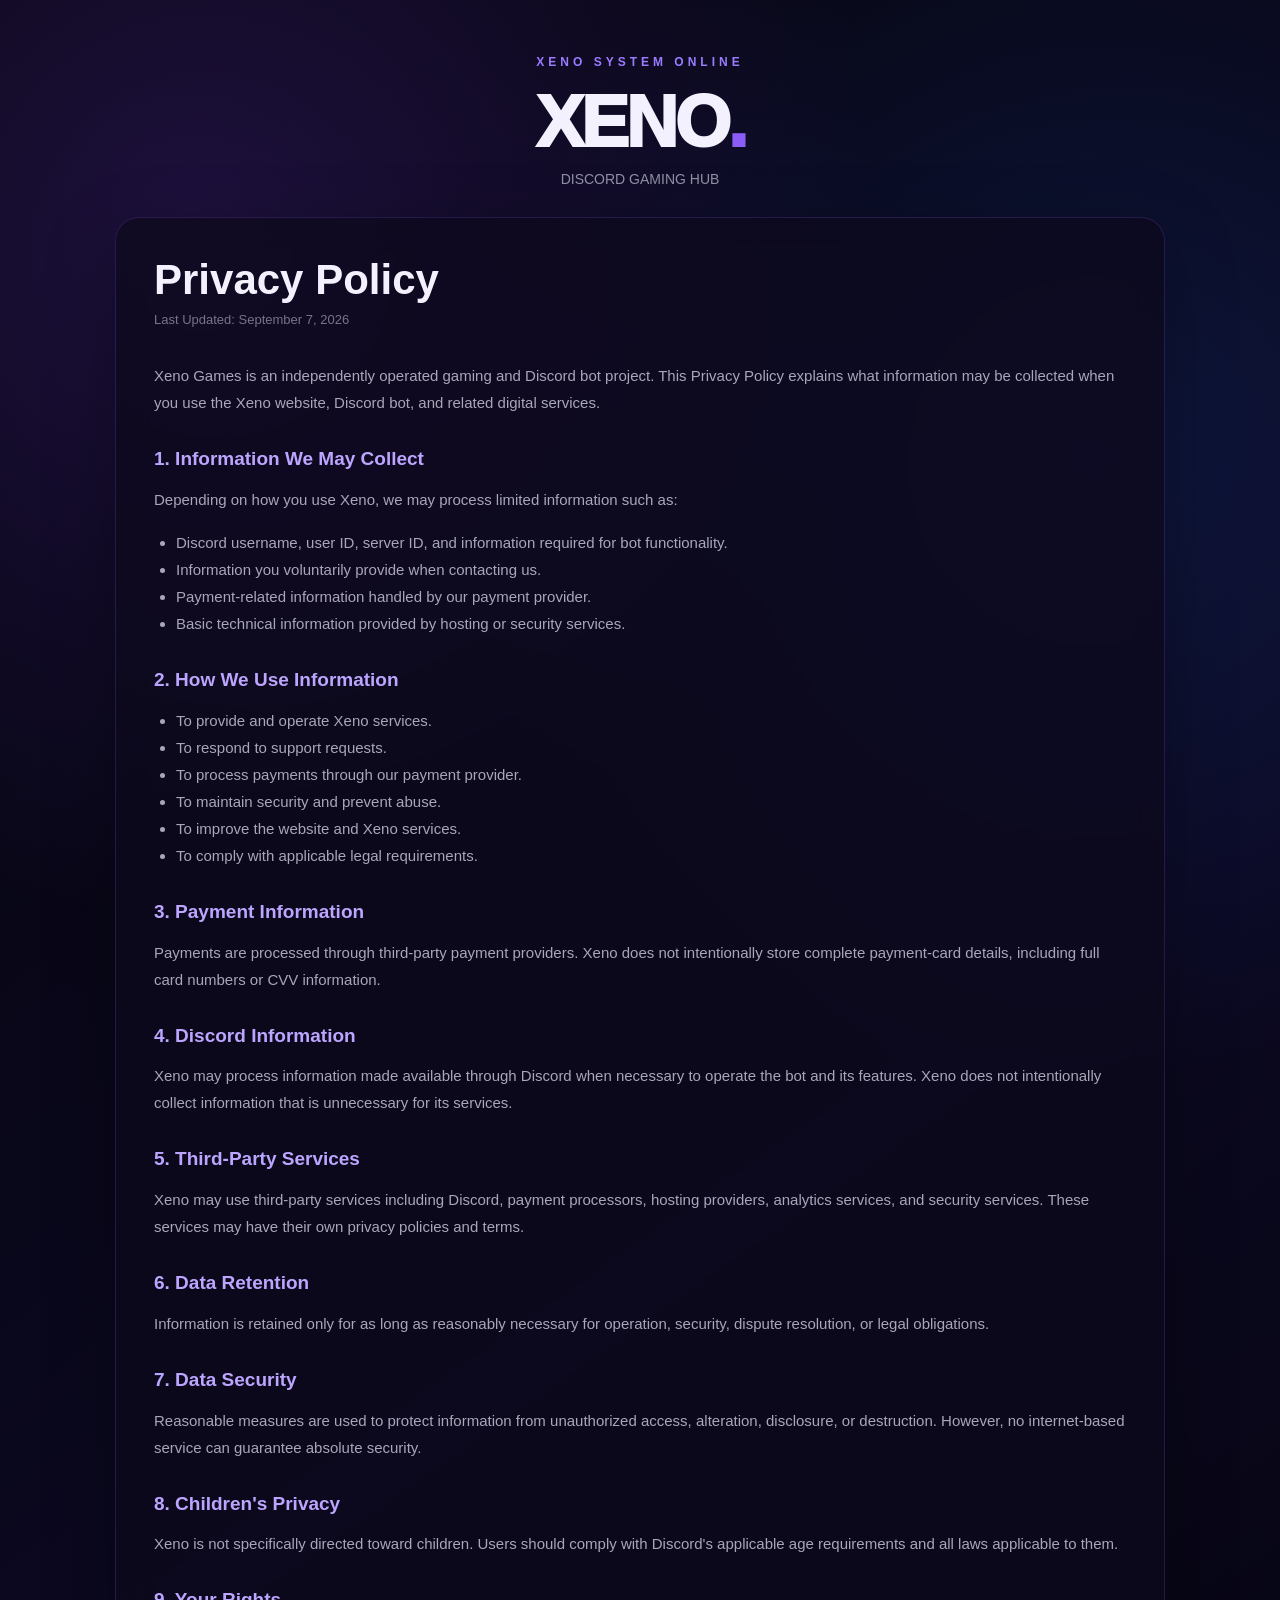
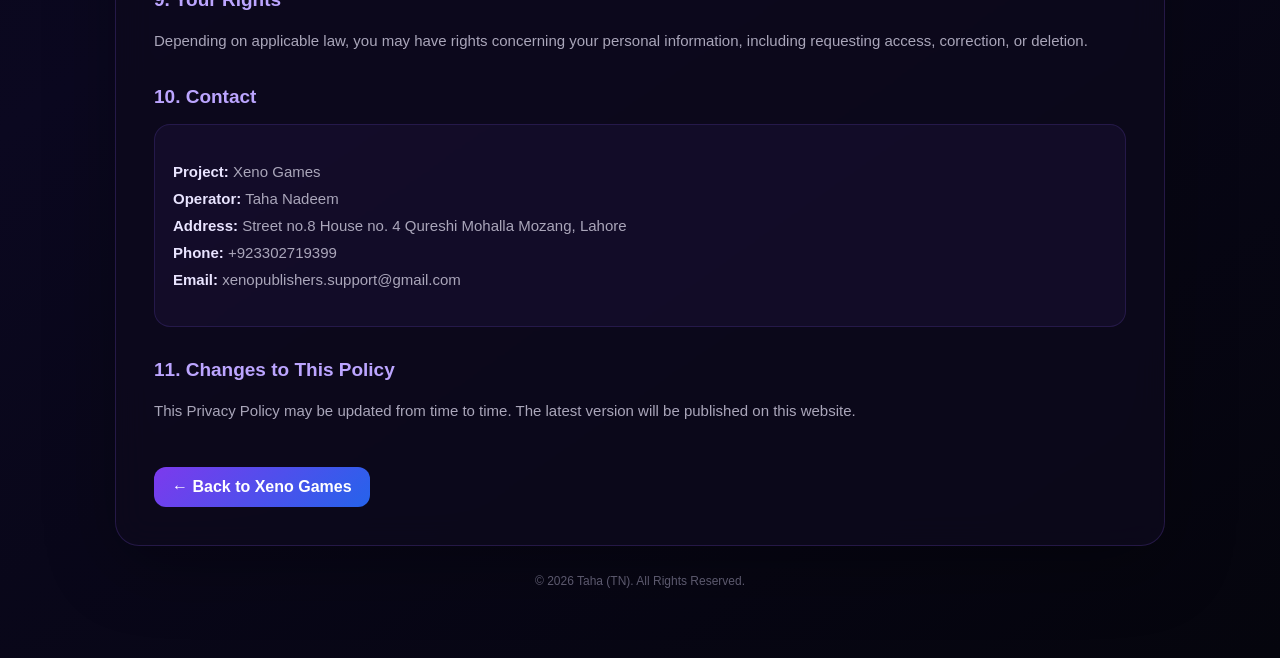
<file: privacy.html>
<!DOCTYPE html>
<html lang="en">
<head>
    <meta charset="UTF-8">
    <meta name="viewport" content="width=device-width, initial-scale=1.0">
    <title>Privacy Policy | Xeno Games</title>

    <style>
        * {
            box-sizing: border-box;
        }

        html {
            scroll-behavior: smooth;
        }

        body {
            margin: 0;
            font-family: Inter, Arial, Helvetica, sans-serif;
            color: #f4f1ff;
            background:
                radial-gradient(circle at 15% 10%, rgba(124, 58, 237, 0.20), transparent 30%),
                radial-gradient(circle at 85% 20%, rgba(37, 99, 235, 0.16), transparent 30%),
                linear-gradient(145deg, #05050d, #0b0820 55%, #05050d);
            min-height: 100vh;
        }

        .page {
            width: min(1050px, 92%);
            margin: auto;
            padding: 55px 0 70px;
        }

        .top {
            text-align: center;
            margin-bottom: 30px;
        }

        .system {
            font-size: 12px;
            letter-spacing: 4px;
            color: #9b7cff;
            font-weight: 800;
            margin-bottom: 12px;
        }

        .logo {
            font-size: clamp(42px, 8vw, 72px);
            font-weight: 950;
            letter-spacing: -3px;
            margin: 0;
        }

        .logo span {
            color: #8b5cf6;
        }

        .tagline {
            margin-top: 8px;
            color: #9290a6;
            font-size: 14px;
        }

        .card {
            background: rgba(13, 10, 29, 0.78);
            border: 1px solid rgba(139, 92, 246, 0.20);
            border-radius: 24px;
            padding: clamp(22px, 5vw, 38px);
            box-shadow: 0 20px 70px rgba(0, 0, 0, .30);
            backdrop-filter: blur(16px);
        }

        h1 {
            margin: 0 0 8px;
            font-size: clamp(28px, 5vw, 42px);
        }

        .updated {
            color: #77748d;
            font-size: 13px;
            margin-bottom: 35px;
        }

        h2 {
            color: #bca5ff;
            font-size: 19px;
            margin-top: 32px;
        }

        p,
        li {
            color: #aaa6ba;
            line-height: 1.8;
            font-size: 15px;
        }

        ul {
            padding-left: 22px;
        }

        strong {
            color: #e9e4ff;
        }

        .contact {
            border: 1px solid rgba(139, 92, 246, .16);
            background: rgba(139, 92, 246, .06);
            border-radius: 16px;
            padding: 18px;
        }

        .back {
            display: inline-block;
            margin-top: 28px;
            padding: 11px 18px;
            border-radius: 12px;
            color: white;
            text-decoration: none;
            background: linear-gradient(135deg, #7c3aed, #2563eb);
            font-weight: 800;
            transition: .2s;
        }

        .back:hover {
            transform: translateY(-2px);
            filter: brightness(1.12);
        }

        footer {
            text-align: center;
            color: #66637a;
            font-size: 12px;
            margin-top: 28px;
        }
    </style>
</head>

<body>

<div class="page">

    <header class="top">
        <div class="system">XENO SYSTEM ONLINE</div>
        <h1 class="logo">XENO<span>.</span></h1>
        <div class="tagline">DISCORD GAMING HUB</div>
    </header>

    <main class="card">

        <h1>Privacy Policy</h1>
        <div class="updated">Last Updated: September 7, 2026</div>

        <p>
            Xeno Games is an independently
            operated gaming and Discord bot project. This Privacy Policy
            explains what information may be collected when you use the
            Xeno website, Discord bot, and related digital services.
        </p>

        <h2>1. Information We May Collect</h2>

        <p>Depending on how you use Xeno, we may process limited information such as:</p>

        <ul>
            <li>Discord username, user ID, server ID, and information required for bot functionality.</li>
            <li>Information you voluntarily provide when contacting us.</li>
            <li>Payment-related information handled by our payment provider.</li>
            <li>Basic technical information provided by hosting or security services.</li>
        </ul>

        <h2>2. How We Use Information</h2>

        <ul>
            <li>To provide and operate Xeno services.</li>
            <li>To respond to support requests.</li>
            <li>To process payments through our payment provider.</li>
            <li>To maintain security and prevent abuse.</li>
            <li>To improve the website and Xeno services.</li>
            <li>To comply with applicable legal requirements.</li>
        </ul>

        <h2>3. Payment Information</h2>

        <p>
            Payments are processed through third-party payment providers.
            Xeno does not intentionally store complete payment-card details,
            including full card numbers or CVV information.
        </p>

        <h2>4. Discord Information</h2>

        <p>
            Xeno may process information made available through Discord when
            necessary to operate the bot and its features. Xeno does not
            intentionally collect information that is unnecessary for its
            services.
        </p>

        <h2>5. Third-Party Services</h2>

        <p>
            Xeno may use third-party services including Discord, payment
            processors, hosting providers, analytics services, and security
            services. These services may have their own privacy policies
            and terms.
        </p>

        <h2>6. Data Retention</h2>

        <p>
            Information is retained only for as long as reasonably necessary
            for operation, security, dispute resolution, or legal obligations.
        </p>

        <h2>7. Data Security</h2>

        <p>
            Reasonable measures are used to protect information from
            unauthorized access, alteration, disclosure, or destruction.
            However, no internet-based service can guarantee absolute security.
        </p>

        <h2>8. Children's Privacy</h2>

        <p>
            Xeno is not specifically directed toward children. Users should
            comply with Discord's applicable age requirements and all laws
            applicable to them.
        </p>

        <h2>9. Your Rights</h2>

        <p>
            Depending on applicable law, you may have rights concerning your
            personal information, including requesting access, correction,
            or deletion.
        </p>

        <h2>10. Contact</h2>

        <div class="contact">
            <p>
                <strong>Project:</strong> Xeno Games<br>
                <strong>Operator:</strong> Taha Nadeem<br>
                <strong>Address:</strong> Street no.8 House no. 4 Qureshi Mohalla Mozang, Lahore<br>
                <strong>Phone:</strong> +923302719399<br>
                <strong>Email:</strong> xenopublishers.support@gmail.com
            </p>
        </div>

        <h2>11. Changes to This Policy</h2>

        <p>
            This Privacy Policy may be updated from time to time.
            The latest version will be published on this website.
        </p>

        <a class="back" href="index.html">← Back to Xeno Games</a>

    </main>

    <footer>
        © 2026 Taha (TN). All Rights Reserved.
    </footer>

</div>

</body>
  </html>
</file>
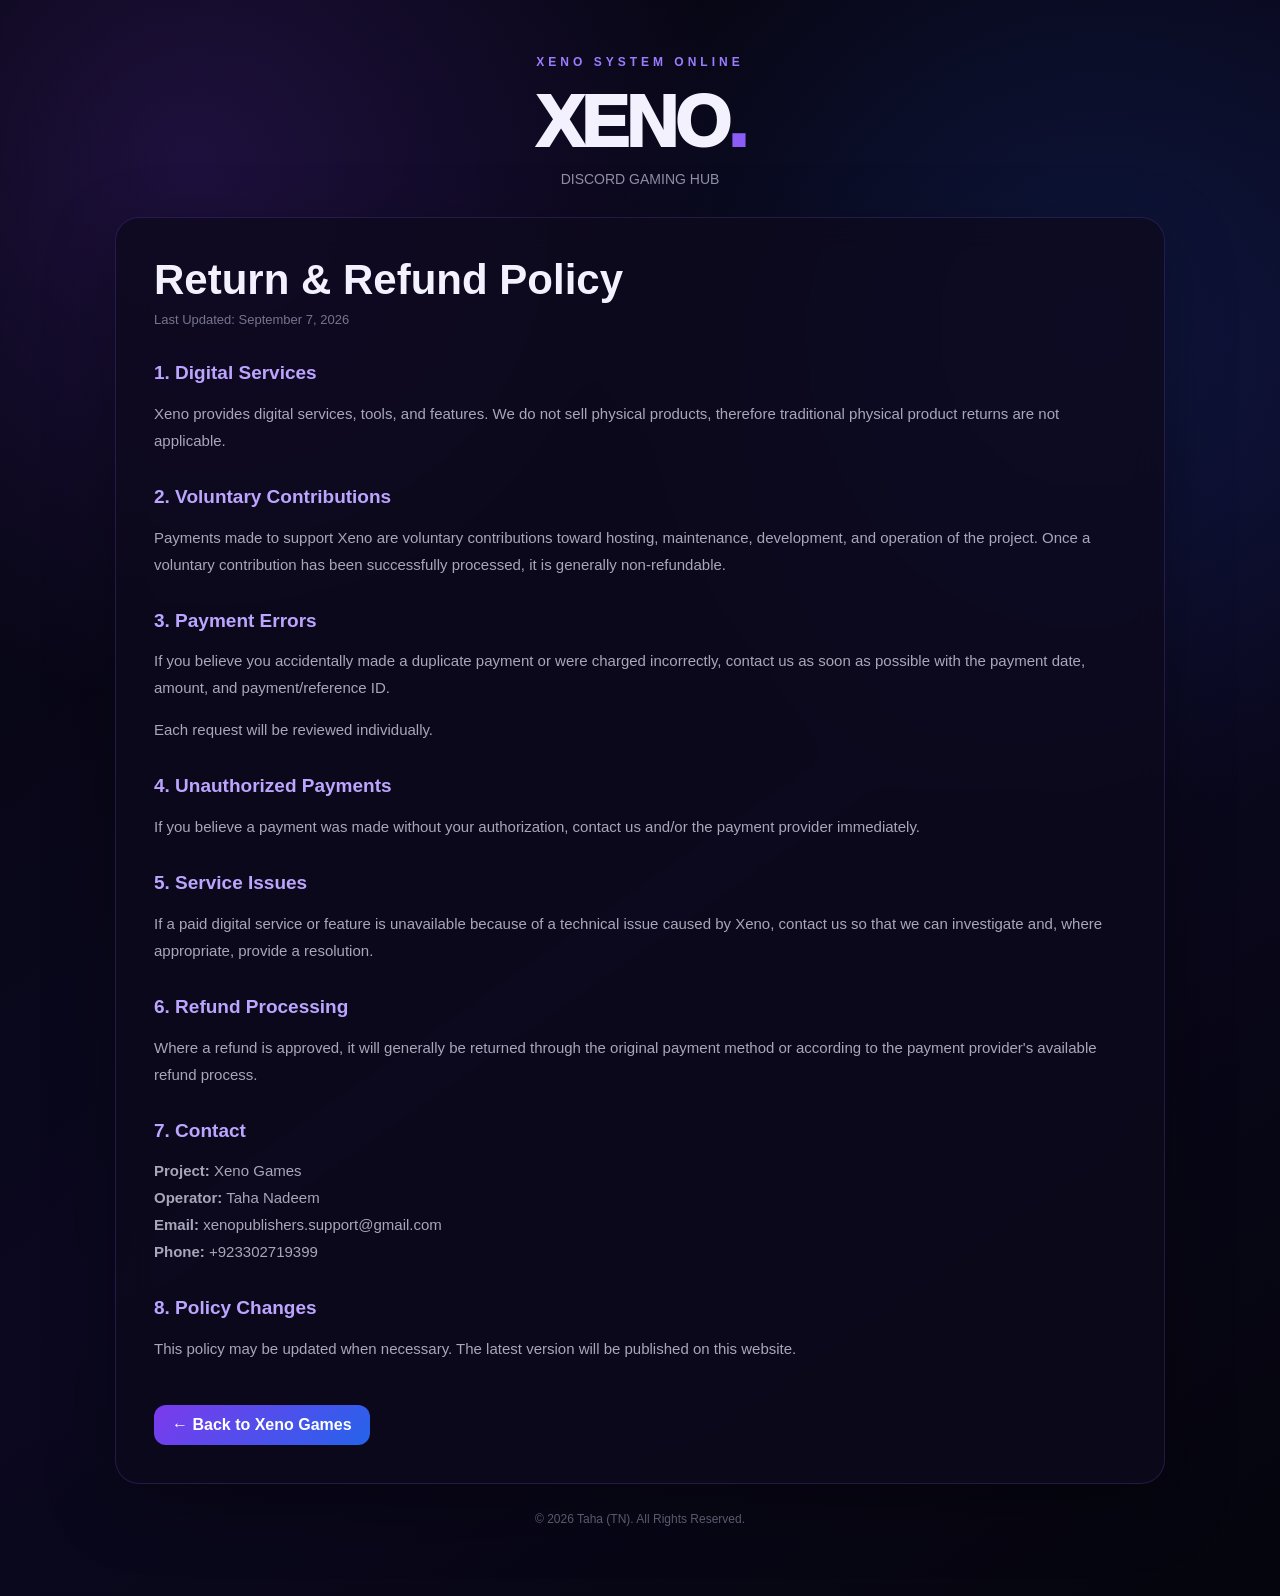
<file: refund.html>
<!DOCTYPE html>
<html lang="en">
<head>
    <meta charset="UTF-8">
    <meta name="viewport" content="width=device-width, initial-scale=1.0">
    <title>Refund Policy | Xeno Games</title>

    <style>
        * { box-sizing: border-box; }

        body {
            margin: 0;
            font-family: Inter, Arial, Helvetica, sans-serif;
            color: #f4f1ff;
            background:
                radial-gradient(circle at 15% 10%, rgba(124,58,237,.20), transparent 30%),
                radial-gradient(circle at 85% 20%, rgba(37,99,235,.16), transparent 30%),
                linear-gradient(145deg,#05050d,#0b0820 55%,#05050d);
            min-height: 100vh;
        }

        .page {
            width: min(1050px,92%);
            margin: auto;
            padding: 55px 0 70px;
        }

        .top {
            text-align: center;
            margin-bottom: 30px;
        }

        .system {
            font-size: 12px;
            letter-spacing: 4px;
            color: #9b7cff;
            font-weight: 800;
            margin-bottom: 12px;
        }

        .logo {
            font-size: clamp(42px,8vw,72px);
            font-weight: 950;
            letter-spacing: -3px;
            margin: 0;
        }

        .logo span { color: #8b5cf6; }

        .tagline {
            color: #9290a6;
            font-size: 14px;
            margin-top: 8px;
        }

        .card {
            background: rgba(13,10,29,.78);
            border: 1px solid rgba(139,92,246,.20);
            border-radius: 24px;
            padding: clamp(22px,5vw,38px);
            box-shadow: 0 20px 70px rgba(0,0,0,.30);
            backdrop-filter: blur(16px);
        }

        h1 {
            margin: 0 0 8px;
            font-size: clamp(28px,5vw,42px);
        }

        .updated {
            color: #77748d;
            font-size: 13px;
            margin-bottom: 35px;
        }

        h2 {
            color: #bca5ff;
            font-size: 19px;
            margin-top: 32px;
        }

        p, li {
            color: #aaa6ba;
            line-height: 1.8;
            font-size: 15px;
        }

        ul { padding-left: 22px; }

        .back {
            display: inline-block;
            margin-top: 28px;
            padding: 11px 18px;
            border-radius: 12px;
            color: white;
            text-decoration: none;
            background: linear-gradient(135deg,#7c3aed,#2563eb);
            font-weight: 800;
        }

        footer {
            text-align: center;
            color: #66637a;
            font-size: 12px;
            margin-top: 28px;
        }
    </style>
</head>

<body>

<div class="page">

<header class="top">
    <div class="system">XENO SYSTEM ONLINE</div>
    <h1 class="logo">XENO<span>.</span></h1>
    <div class="tagline">DISCORD GAMING HUB</div>
</header>

<main class="card">

<h1>Return & Refund Policy</h1>
<div class="updated">Last Updated: September 7, 2026</div>

<h2>1. Digital Services</h2>

<p>
    Xeno provides digital services, tools, and features.
    We do not sell physical products, therefore traditional physical
    product returns are not applicable.
</p>

<h2>2. Voluntary Contributions</h2>

<p>
    Payments made to support Xeno are voluntary contributions toward
    hosting, maintenance, development, and operation of the project.
    Once a voluntary contribution has been successfully processed,
    it is generally non-refundable.
</p>

<h2>3. Payment Errors</h2>

<p>
    If you believe you accidentally made a duplicate payment or were
    charged incorrectly, contact us as soon as possible with the
    payment date, amount, and payment/reference ID.
</p>

<p>
    Each request will be reviewed individually.
</p>

<h2>4. Unauthorized Payments</h2>

<p>
    If you believe a payment was made without your authorization,
    contact us and/or the payment provider immediately.
</p>

<h2>5. Service Issues</h2>

<p>
    If a paid digital service or feature is unavailable because of a
    technical issue caused by Xeno, contact us so that we can
    investigate and, where appropriate, provide a resolution.
</p>

<h2>6. Refund Processing</h2>

<p>
    Where a refund is approved, it will generally be returned through
    the original payment method or according to the payment provider's
    available refund process.
</p>

<h2>7. Contact</h2>

<p>
    <strong>Project:</strong> Xeno Games<br>
    <strong>Operator:</strong> Taha Nadeem<br>
    <strong>Email:</strong> xenopublishers.support@gmail.com<br>
    <strong>Phone:</strong> +923302719399
</p>

<h2>8. Policy Changes</h2>

<p>
    This policy may be updated when necessary.
    The latest version will be published on this website.
</p>

<a class="back" href="index.html">← Back to Xeno Games</a>

</main>

<footer>
    © 2026 Taha (TN). All Rights Reserved.
</footer>

</div>

</body>
  </html>
</file>
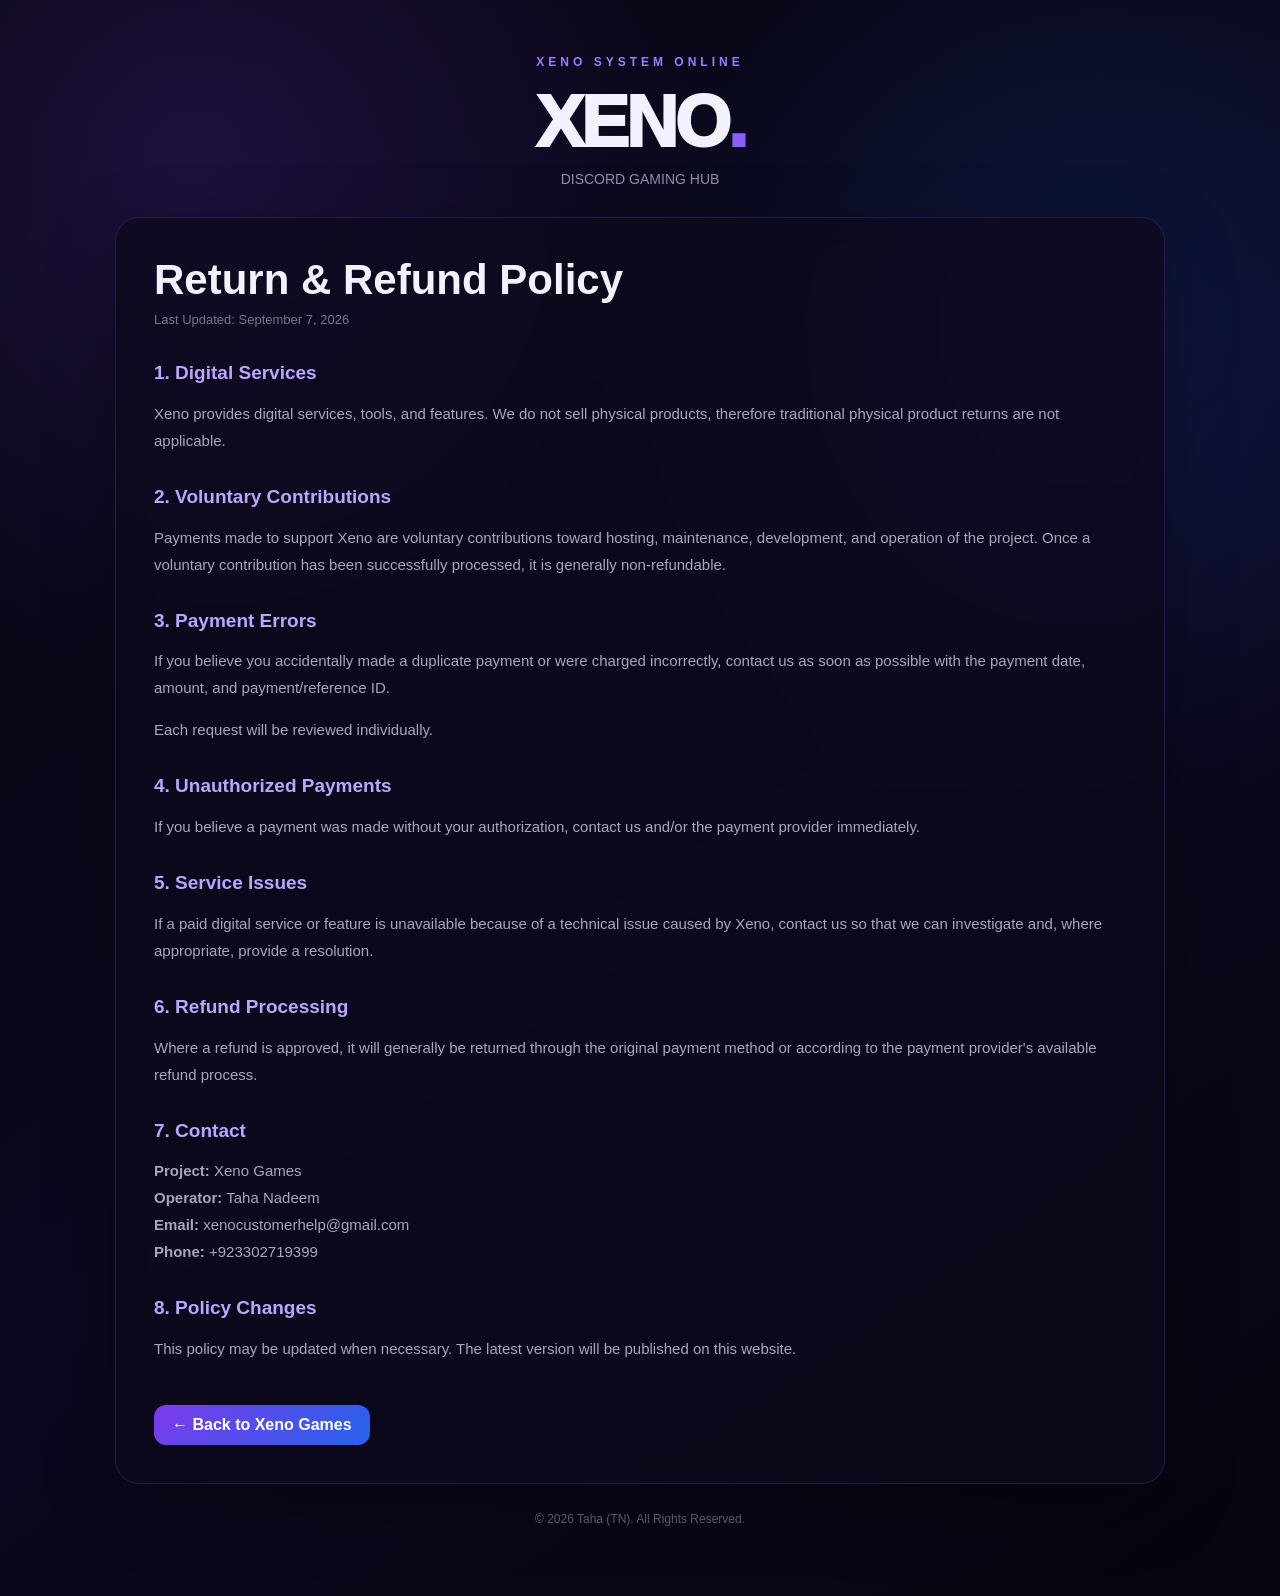
<file: refunds.html>
<!DOCTYPE html>
<html lang="en">
<head>
    <meta charset="UTF-8">
    <meta name="viewport" content="width=device-width, initial-scale=1.0">
    <title>Refund Policy | Xeno Games</title>

    <style>
        * { box-sizing: border-box; }

        body {
            margin: 0;
            font-family: Inter, Arial, Helvetica, sans-serif;
            color: #f4f1ff;
            background:
                radial-gradient(circle at 15% 10%, rgba(124,58,237,.20), transparent 30%),
                radial-gradient(circle at 85% 20%, rgba(37,99,235,.16), transparent 30%),
                linear-gradient(145deg,#05050d,#0b0820 55%,#05050d);
            min-height: 100vh;
        }

        .page {
            width: min(1050px,92%);
            margin: auto;
            padding: 55px 0 70px;
        }

        .top {
            text-align: center;
            margin-bottom: 30px;
        }

        .system {
            font-size: 12px;
            letter-spacing: 4px;
            color: #9b7cff;
            font-weight: 800;
            margin-bottom: 12px;
        }

        .logo {
            font-size: clamp(42px,8vw,72px);
            font-weight: 950;
            letter-spacing: -3px;
            margin: 0;
        }

        .logo span { color: #8b5cf6; }

        .tagline {
            color: #9290a6;
            font-size: 14px;
            margin-top: 8px;
        }

        .card {
            background: rgba(13,10,29,.78);
            border: 1px solid rgba(139,92,246,.20);
            border-radius: 24px;
            padding: clamp(22px,5vw,38px);
            box-shadow: 0 20px 70px rgba(0,0,0,.30);
            backdrop-filter: blur(16px);
        }

        h1 {
            margin: 0 0 8px;
            font-size: clamp(28px,5vw,42px);
        }

        .updated {
            color: #77748d;
            font-size: 13px;
            margin-bottom: 35px;
        }

        h2 {
            color: #bca5ff;
            font-size: 19px;
            margin-top: 32px;
        }

        p, li {
            color: #aaa6ba;
            line-height: 1.8;
            font-size: 15px;
        }

        ul { padding-left: 22px; }

        .back {
            display: inline-block;
            margin-top: 28px;
            padding: 11px 18px;
            border-radius: 12px;
            color: white;
            text-decoration: none;
            background: linear-gradient(135deg,#7c3aed,#2563eb);
            font-weight: 800;
        }

        footer {
            text-align: center;
            color: #66637a;
            font-size: 12px;
            margin-top: 28px;
        }
    </style>
</head>

<body>

<div class="page">

<header class="top">
    <div class="system">XENO SYSTEM ONLINE</div>
    <h1 class="logo">XENO<span>.</span></h1>
    <div class="tagline">DISCORD GAMING HUB</div>
</header>

<main class="card">

<h1>Return & Refund Policy</h1>
<div class="updated">Last Updated: September 7, 2026</div>

<h2>1. Digital Services</h2>

<p>
    Xeno provides digital services, tools, and features.
    We do not sell physical products, therefore traditional physical
    product returns are not applicable.
</p>

<h2>2. Voluntary Contributions</h2>

<p>
    Payments made to support Xeno are voluntary contributions toward
    hosting, maintenance, development, and operation of the project.
    Once a voluntary contribution has been successfully processed,
    it is generally non-refundable.
</p>

<h2>3. Payment Errors</h2>

<p>
    If you believe you accidentally made a duplicate payment or were
    charged incorrectly, contact us as soon as possible with the
    payment date, amount, and payment/reference ID.
</p>

<p>
    Each request will be reviewed individually.
</p>

<h2>4. Unauthorized Payments</h2>

<p>
    If you believe a payment was made without your authorization,
    contact us and/or the payment provider immediately.
</p>

<h2>5. Service Issues</h2>

<p>
    If a paid digital service or feature is unavailable because of a
    technical issue caused by Xeno, contact us so that we can
    investigate and, where appropriate, provide a resolution.
</p>

<h2>6. Refund Processing</h2>

<p>
    Where a refund is approved, it will generally be returned through
    the original payment method or according to the payment provider's
    available refund process.
</p>

<h2>7. Contact</h2>

<p>
    <strong>Project:</strong> Xeno Games<br>
    <strong>Operator:</strong> Taha Nadeem<br>
    <strong>Email:</strong> xenocustomerhelp@gmail.com<br>
    <strong>Phone:</strong> +923302719399
</p>

<h2>8. Policy Changes</h2>

<p>
    This policy may be updated when necessary.
    The latest version will be published on this website.
</p>

<a class="back" href="index.html">← Back to Xeno Games</a>

</main>

<footer>
    © 2026 Taha (TN). All Rights Reserved.
</footer>

</div>

</body>
  </html>
</file>
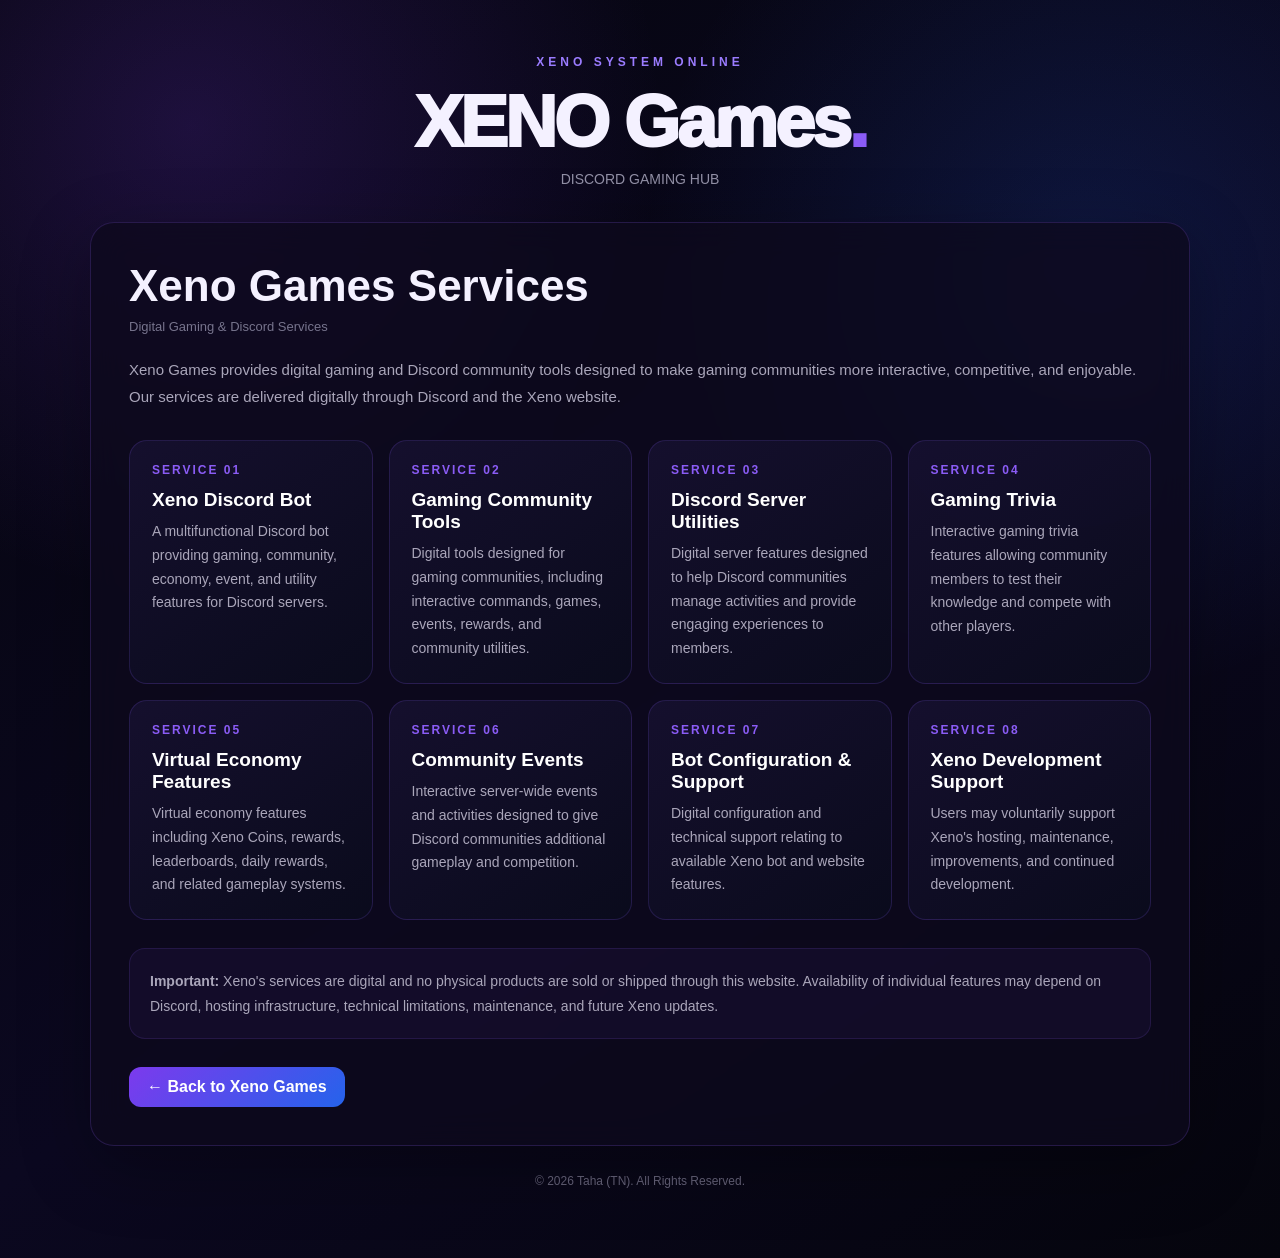
<file: services.html>
<!DOCTYPE html>
<html lang="en">
<head>
<meta charset="UTF-8">
<meta name="viewport" content="width=device-width, initial-scale=1.0">
<title>Services | Xeno Games</title>

<style>
*{box-sizing:border-box}

body{
margin:0;
font-family:Inter,Arial,Helvetica,sans-serif;
color:#f4f1ff;
background:
radial-gradient(circle at 15% 10%,rgba(124,58,237,.20),transparent 30%),
radial-gradient(circle at 85% 20%,rgba(37,99,235,.16),transparent 30%),
linear-gradient(145deg,#05050d,#0b0820 55%,#05050d);
min-height:100vh;
}

.page{
width:min(1100px,92%);
margin:auto;
padding:55px 0 70px;
}

.top{
text-align:center;
margin-bottom:35px;
}

.system{
font-size:12px;
letter-spacing:4px;
color:#9b7cff;
font-weight:800;
margin-bottom:12px;
}

.logo{
font-size:clamp(42px,8vw,72px);
font-weight:950;
letter-spacing:-3px;
margin:0;
}

.logo span{color:#8b5cf6}

.tagline{
color:#9290a6;
font-size:14px;
margin-top:8px;
}

.card{
background:rgba(13,10,29,.78);
border:1px solid rgba(139,92,246,.20);
border-radius:24px;
padding:clamp(22px,5vw,38px);
box-shadow:0 20px 70px rgba(0,0,0,.30);
backdrop-filter:blur(16px);
}

h1{
margin:0 0 8px;
font-size:clamp(30px,5vw,44px);
}

.updated{
color:#77748d;
font-size:13px;
margin-bottom:22px;
}

.intro{
color:#aaa6ba;
line-height:1.8;
font-size:15px;
margin-bottom:30px;
}

.grid{
display:grid;
grid-template-columns:repeat(auto-fit,minmax(230px,1fr));
gap:16px;
}

.service{
background:
linear-gradient(145deg,rgba(22,17,48,.90),rgba(10,12,29,.90));
border:1px solid rgba(139,92,246,.18);
border-radius:18px;
padding:22px;
transition:.22s;
}

.service:hover{
transform:translateY(-4px);
border-color:rgba(139,92,246,.42);
box-shadow:0 15px 35px rgba(0,0,0,.22);
}

.number{
font-size:12px;
letter-spacing:2px;
color:#8b5cf6;
font-weight:900;
margin-bottom:12px;
}

.service h2{
font-size:19px;
margin:0 0 9px;
color:#fff;
}

.service p{
margin:0;
color:#aaa6ba;
line-height:1.7;
font-size:14px;
}

.note{
margin-top:28px;
padding:20px;
border-radius:16px;
background:rgba(139,92,246,.06);
border:1px solid rgba(139,92,246,.14);
}

.note p{
color:#aaa6ba;
line-height:1.75;
font-size:14px;
margin:0;
}

.back{
display:inline-block;
margin-top:28px;
padding:11px 18px;
border-radius:12px;
color:white;
text-decoration:none;
background:linear-gradient(135deg,#7c3aed,#2563eb);
font-weight:800;
}

footer{
text-align:center;
color:#66637a;
font-size:12px;
margin-top:28px;
}
</style>
</head>

<body>

<div class="page">

<header class="top">
<div class="system">XENO SYSTEM ONLINE</div>
<h1 class="logo">XENO Games<span>.</span></h1>
<div class="tagline">DISCORD GAMING HUB</div>
</header>

<main class="card">

<h1>Xeno Games Services</h1>

<div class="updated">
Digital Gaming & Discord Services
</div>

<p class="intro">
Xeno Games provides digital gaming and Discord community tools designed
to make gaming communities more interactive, competitive, and enjoyable.
Our services are delivered digitally through Discord and the Xeno website.
</p>

<div class="grid">

<div class="service">
<div class="number">SERVICE 01</div>
<h2>Xeno Discord Bot</h2>
<p>
A multifunctional Discord bot providing gaming, community,
economy, event, and utility features for Discord servers.
</p>
</div>

<div class="service">
<div class="number">SERVICE 02</div>
<h2>Gaming Community Tools</h2>
<p>
Digital tools designed for gaming communities, including interactive
commands, games, events, rewards, and community utilities.
</p>
</div>

<div class="service">
<div class="number">SERVICE 03</div>
<h2>Discord Server Utilities</h2>
<p>
Digital server features designed to help Discord communities
manage activities and provide engaging experiences to members.
</p>
</div>

<div class="service">
<div class="number">SERVICE 04</div>
<h2>Gaming Trivia</h2>
<p>
Interactive gaming trivia features allowing community members
to test their knowledge and compete with other players.
</p>
</div>

<div class="service">
<div class="number">SERVICE 05</div>
<h2>Virtual Economy Features</h2>
<p>
Virtual economy features including Xeno Coins, rewards,
leaderboards, daily rewards, and related gameplay systems.
</p>
</div>

<div class="service">
<div class="number">SERVICE 06</div>
<h2>Community Events</h2>
<p>
Interactive server-wide events and activities designed to give
Discord communities additional gameplay and competition.
</p>
</div>

<div class="service">
<div class="number">SERVICE 07</div>
<h2>Bot Configuration & Support</h2>
<p>
Digital configuration and technical support relating to available
Xeno bot and website features.
</p>
</div>

<div class="service">
<div class="number">SERVICE 08</div>
<h2>Xeno Development Support</h2>
<p>
Users may voluntarily support Xeno's hosting, maintenance,
improvements, and continued development.
</p>
</div>

</div>

<div class="note">
<p>
<strong>Important:</strong> Xeno's services are digital and no physical
products are sold or shipped through this website. Availability of
individual features may depend on Discord, hosting infrastructure,
technical limitations, maintenance, and future Xeno updates.
</p>
</div>

<a class="back" href="index.html">← Back to Xeno Games</a>

</main>

<footer>
© 2026 Taha (TN). All Rights Reserved.
</footer>

</div>

</body>
</html>
</file>
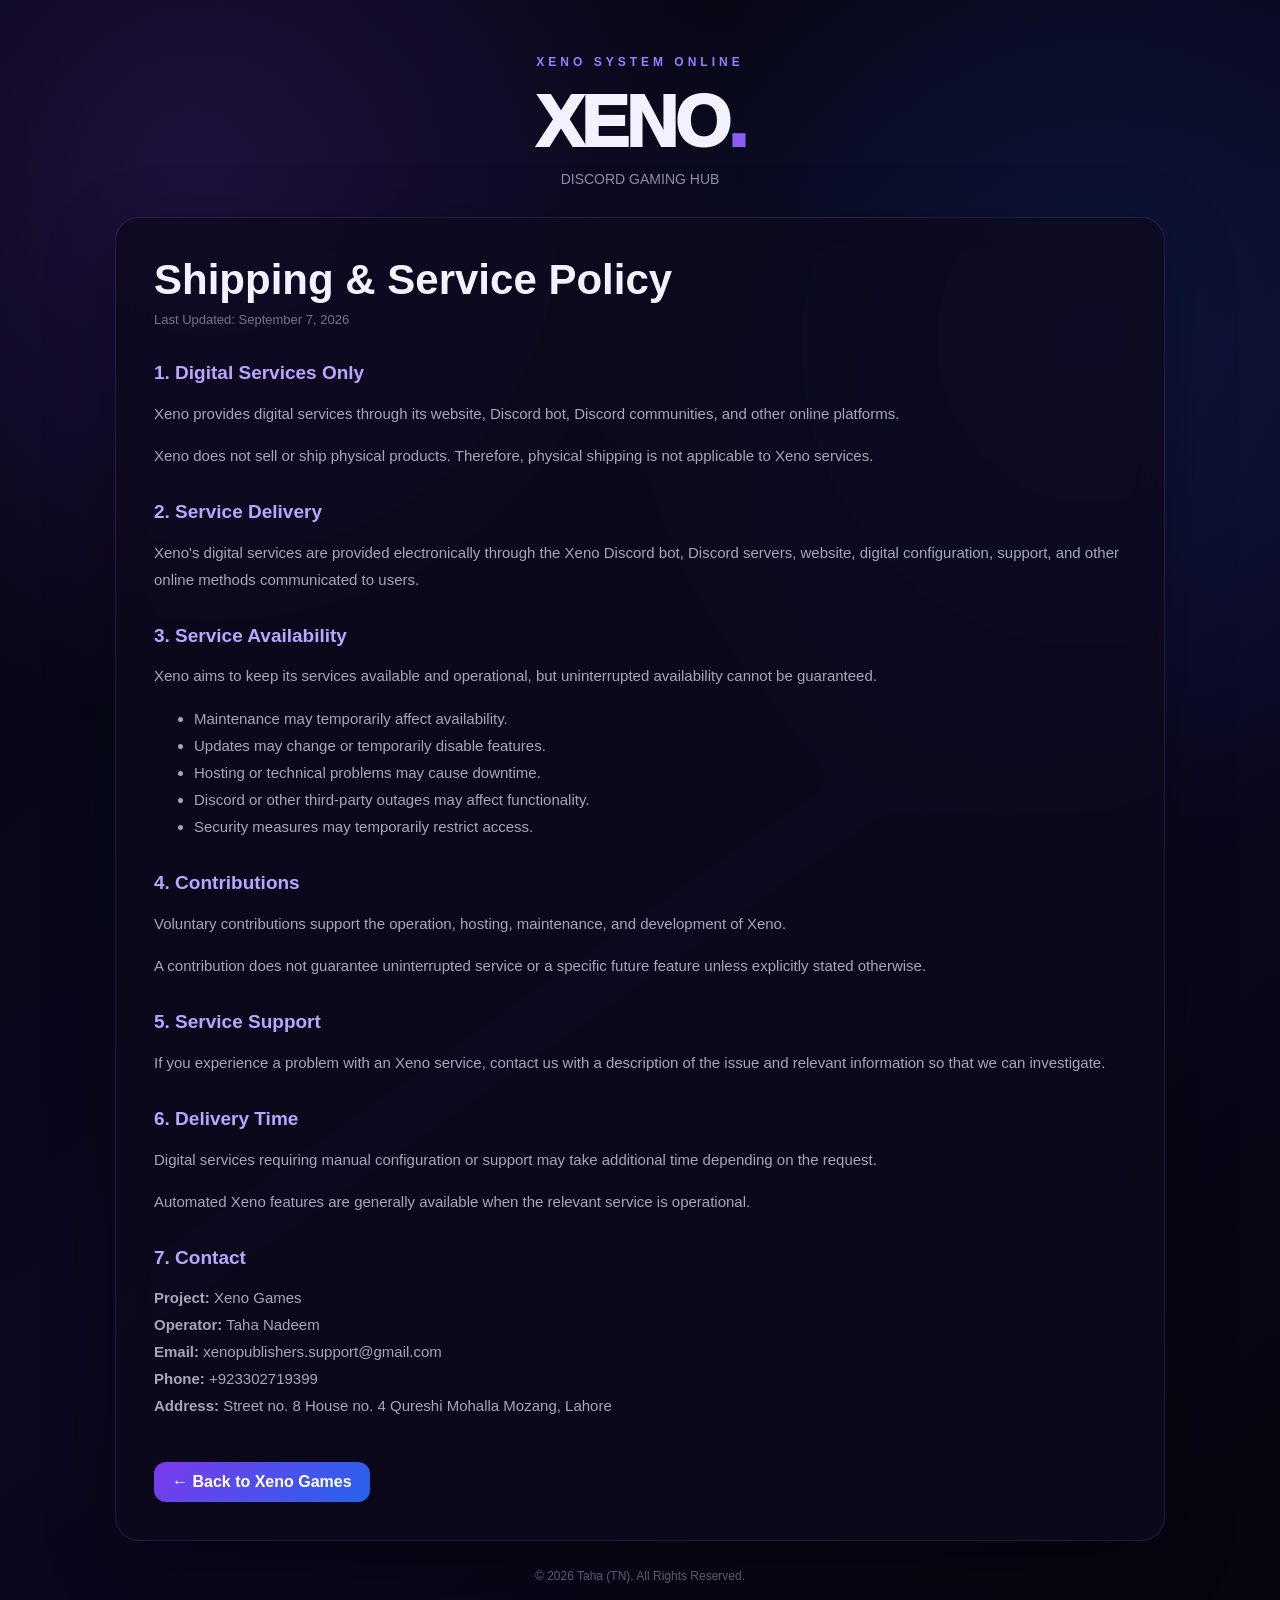
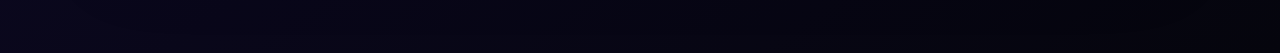
<file: shipping.html>
<!DOCTYPE html>
<html lang="en">
<head>
<meta charset="UTF-8">
<meta name="viewport" content="width=device-width, initial-scale=1.0">
<title>Shipping & Service Policy | Xeno Games</title>

<style>
*{box-sizing:border-box}

body{
margin:0;
font-family:Inter,Arial,Helvetica,sans-serif;
color:#f4f1ff;
background:
radial-gradient(circle at 15% 10%,rgba(124,58,237,.20),transparent 30%),
radial-gradient(circle at 85% 20%,rgba(37,99,235,.16),transparent 30%),
linear-gradient(145deg,#05050d,#0b0820 55%,#05050d);
min-height:100vh;
}

.page{
width:min(1050px,92%);
margin:auto;
padding:55px 0 70px;
}

.top{text-align:center;margin-bottom:30px}

.system{
font-size:12px;
letter-spacing:4px;
color:#9b7cff;
font-weight:800;
margin-bottom:12px;
}

.logo{
font-size:clamp(42px,8vw,72px);
font-weight:950;
letter-spacing:-3px;
margin:0;
}

.logo span{color:#8b5cf6}

.tagline{
color:#9290a6;
font-size:14px;
margin-top:8px;
}

.card{
background:rgba(13,10,29,.78);
border:1px solid rgba(139,92,246,.20);
border-radius:24px;
padding:clamp(22px,5vw,38px);
box-shadow:0 20px 70px rgba(0,0,0,.30);
backdrop-filter:blur(16px);
}

h1{
margin:0 0 8px;
font-size:clamp(28px,5vw,42px);
}

.updated{
color:#77748d;
font-size:13px;
margin-bottom:35px;
}

h2{
color:#bca5ff;
font-size:19px;
margin-top:32px;
}

p,li{
color:#aaa6ba;
line-height:1.8;
font-size:15px;
}

.back{
display:inline-block;
margin-top:28px;
padding:11px 18px;
border-radius:12px;
color:white;
text-decoration:none;
background:linear-gradient(135deg,#7c3aed,#2563eb);
font-weight:800;
}

footer{
text-align:center;
color:#66637a;
font-size:12px;
margin-top:28px;
}
</style>
</head>

<body>

<div class="page">

<header class="top">
<div class="system">XENO SYSTEM ONLINE</div>
<h1 class="logo">XENO<span>.</span></h1>
<div class="tagline">DISCORD GAMING HUB</div>
</header>

<main class="card">

<h1>Shipping & Service Policy</h1>
<div class="updated">Last Updated: September 7, 2026</div>

<h2>1. Digital Services Only</h2>

<p>
Xeno provides digital services through its website, Discord bot,
Discord communities, and other online platforms.
</p>

<p>
Xeno does not sell or ship physical products.
Therefore, physical shipping is not applicable to Xeno services.
</p>

<h2>2. Service Delivery</h2>

<p>
Xeno's digital services are provided electronically through the
Xeno Discord bot, Discord servers, website, digital configuration,
support, and other online methods communicated to users.
</p>

<h2>3. Service Availability</h2>

<p>
Xeno aims to keep its services available and operational, but
uninterrupted availability cannot be guaranteed.
</p>

<ul>
<li>Maintenance may temporarily affect availability.</li>
<li>Updates may change or temporarily disable features.</li>
<li>Hosting or technical problems may cause downtime.</li>
<li>Discord or other third-party outages may affect functionality.</li>
<li>Security measures may temporarily restrict access.</li>
</ul>

<h2>4. Contributions</h2>

<p>
Voluntary contributions support the operation, hosting, maintenance,
and development of Xeno.
</p>

<p>
A contribution does not guarantee uninterrupted service or a specific
future feature unless explicitly stated otherwise.
</p>

<h2>5. Service Support</h2>

<p>
If you experience a problem with an Xeno service, contact us with a
description of the issue and relevant information so that we can
investigate.
</p>

<h2>6. Delivery Time</h2>

<p>
Digital services requiring manual configuration or support may take
additional time depending on the request.
</p>

<p>
Automated Xeno features are generally available when the relevant
service is operational.
</p>

<h2>7. Contact</h2>

<p>
<strong>Project:</strong> Xeno Games<br>
<strong>Operator:</strong> Taha Nadeem<br>
<strong>Email:</strong> xenopublishers.support@gmail.com<br>
<strong>Phone:</strong> +923302719399<br>
<strong>Address:</strong> Street no. 8 House no. 4 Qureshi Mohalla Mozang, Lahore
</p>

<a class="back" href="index.html">← Back to Xeno Games</a>

</main>

<footer>
© 2026 Taha (TN). All Rights Reserved.
</footer>

</div>

</body>
</html>
</file>
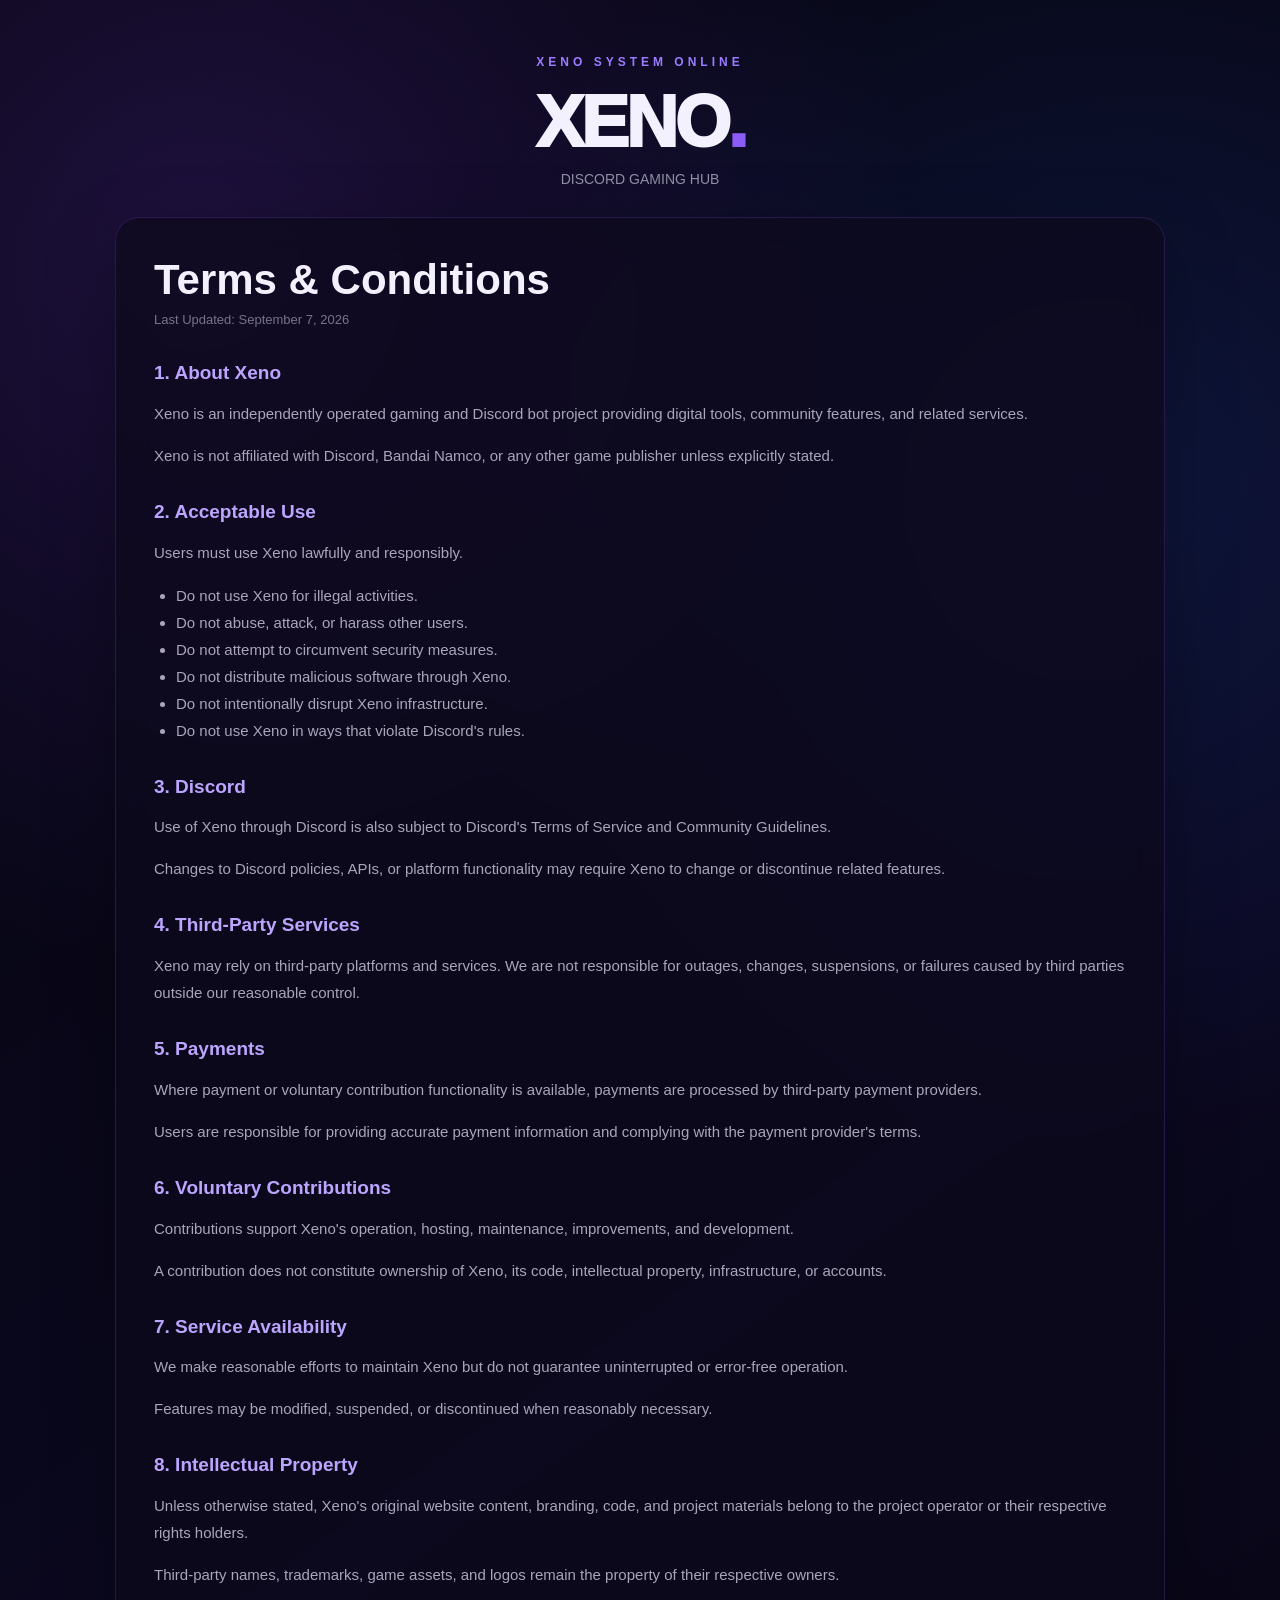
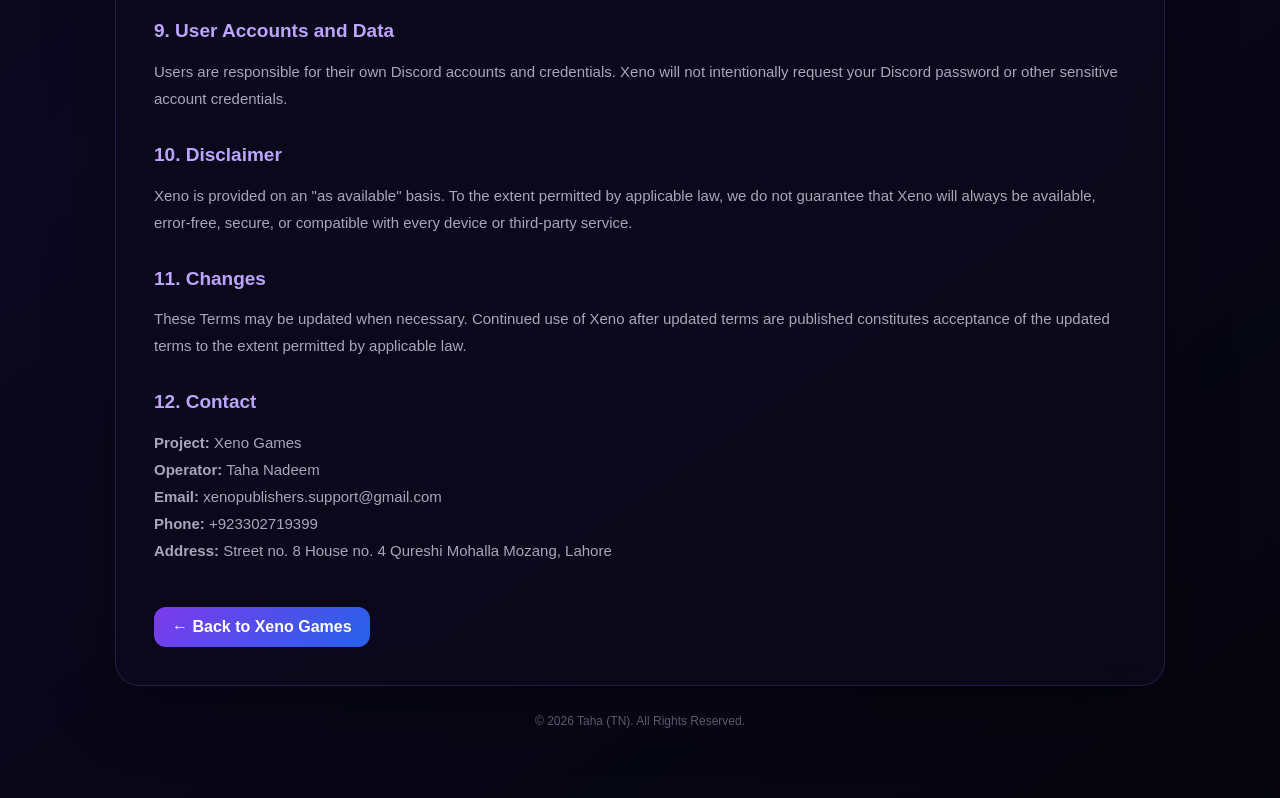
<file: terms.html>
<!DOCTYPE html>
<html lang="en">
<head>
<meta charset="UTF-8">
<meta name="viewport" content="width=device-width, initial-scale=1.0">
<title>Terms & Conditions | Xeno Games</title>

<style>
*{box-sizing:border-box}

body{
margin:0;
font-family:Inter,Arial,Helvetica,sans-serif;
color:#f4f1ff;
background:
radial-gradient(circle at 15% 10%,rgba(124,58,237,.20),transparent 30%),
radial-gradient(circle at 85% 20%,rgba(37,99,235,.16),transparent 30%),
linear-gradient(145deg,#05050d,#0b0820 55%,#05050d);
min-height:100vh;
}

.page{
width:min(1050px,92%);
margin:auto;
padding:55px 0 70px;
}

.top{text-align:center;margin-bottom:30px}

.system{
font-size:12px;
letter-spacing:4px;
color:#9b7cff;
font-weight:800;
margin-bottom:12px;
}

.logo{
font-size:clamp(42px,8vw,72px);
font-weight:950;
letter-spacing:-3px;
margin:0;
}

.logo span{color:#8b5cf6}

.tagline{
color:#9290a6;
font-size:14px;
margin-top:8px;
}

.card{
background:rgba(13,10,29,.78);
border:1px solid rgba(139,92,246,.20);
border-radius:24px;
padding:clamp(22px,5vw,38px);
box-shadow:0 20px 70px rgba(0,0,0,.30);
backdrop-filter:blur(16px);
}

h1{
margin:0 0 8px;
font-size:clamp(28px,5vw,42px);
}

.updated{
color:#77748d;
font-size:13px;
margin-bottom:35px;
}

h2{
color:#bca5ff;
font-size:19px;
margin-top:32px;
}

p,li{
color:#aaa6ba;
line-height:1.8;
font-size:15px;
}

ul{padding-left:22px}

.back{
display:inline-block;
margin-top:28px;
padding:11px 18px;
border-radius:12px;
color:white;
text-decoration:none;
background:linear-gradient(135deg,#7c3aed,#2563eb);
font-weight:800;
}

footer{
text-align:center;
color:#66637a;
font-size:12px;
margin-top:28px;
}
</style>
</head>

<body>

<div class="page">

<header class="top">
<div class="system">XENO SYSTEM ONLINE</div>
<h1 class="logo">XENO<span>.</span></h1>
<div class="tagline">DISCORD GAMING HUB</div>
</header>

<main class="card">

<h1>Terms & Conditions</h1>
<div class="updated">Last Updated: September 7, 2026</div>

<h2>1. About Xeno</h2>

<p>
Xeno is an independently operated gaming and Discord bot project
providing digital tools, community features, and related services.
</p>

<p>
Xeno is not affiliated with Discord, Bandai Namco, or any other
game publisher unless explicitly stated.
</p>

<h2>2. Acceptable Use</h2>

<p>Users must use Xeno lawfully and responsibly.</p>

<ul>
<li>Do not use Xeno for illegal activities.</li>
<li>Do not abuse, attack, or harass other users.</li>
<li>Do not attempt to circumvent security measures.</li>
<li>Do not distribute malicious software through Xeno.</li>
<li>Do not intentionally disrupt Xeno infrastructure.</li>
<li>Do not use Xeno in ways that violate Discord's rules.</li>
</ul>

<h2>3. Discord</h2>

<p>
Use of Xeno through Discord is also subject to Discord's Terms of
Service and Community Guidelines.
</p>

<p>
Changes to Discord policies, APIs, or platform functionality may
require Xeno to change or discontinue related features.
</p>

<h2>4. Third-Party Services</h2>

<p>
Xeno may rely on third-party platforms and services.
We are not responsible for outages, changes, suspensions, or failures
caused by third parties outside our reasonable control.
</p>

<h2>5. Payments</h2>

<p>
Where payment or voluntary contribution functionality is available,
payments are processed by third-party payment providers.
</p>

<p>
Users are responsible for providing accurate payment information and
complying with the payment provider's terms.
</p>

<h2>6. Voluntary Contributions</h2>

<p>
Contributions support Xeno's operation, hosting, maintenance,
improvements, and development.
</p>

<p>
A contribution does not constitute ownership of Xeno, its code,
intellectual property, infrastructure, or accounts.
</p>

<h2>7. Service Availability</h2>

<p>
We make reasonable efforts to maintain Xeno but do not guarantee
uninterrupted or error-free operation.
</p>

<p>
Features may be modified, suspended, or discontinued when reasonably
necessary.
</p>

<h2>8. Intellectual Property</h2>

<p>
Unless otherwise stated, Xeno's original website content, branding,
code, and project materials belong to the project operator or their
respective rights holders.
</p>

<p>
Third-party names, trademarks, game assets, and logos remain the
property of their respective owners.
</p>

<h2>9. User Accounts and Data</h2>

<p>
Users are responsible for their own Discord accounts and credentials.
Xeno will not intentionally request your Discord password or other
sensitive account credentials.
</p>

<h2>10. Disclaimer</h2>

<p>
Xeno is provided on an "as available" basis. To the extent permitted
by applicable law, we do not guarantee that Xeno will always be
available, error-free, secure, or compatible with every device or
third-party service.
</p>

<h2>11. Changes</h2>

<p>
These Terms may be updated when necessary. Continued use of Xeno after
updated terms are published constitutes acceptance of the updated
terms to the extent permitted by applicable law.
</p>

<h2>12. Contact</h2>

<p>
<strong>Project:</strong> Xeno Games<br>
<strong>Operator:</strong> Taha Nadeem<br>
<strong>Email:</strong> xenopublishers.support@gmail.com<br>
<strong>Phone:</strong> +923302719399<br>
<strong>Address:</strong> Street no. 8 House no. 4 Qureshi Mohalla Mozang, Lahore
</p>

<a class="back" href="index.html">← Back to Xeno Games</a>

</main>

<footer>
© 2026 Taha (TN). All Rights Reserved.
</footer>

</div>

</body>
</html>
</file>
<file: style.css>
@import url('https://fonts.googleapis.com/css2?family=Inter:wght@400;500;600;700;800&family=Orbitron:wght@500;600;700;800;900&display=swap');


/* =========================================================
   XENO GAMES — LIVE CYBER GAMING SYSTEM
========================================================= */

:root {

    --bg: #050611;
    --bg-2: #080a18;

    --panel: rgba(15,18,38,0.78);
    --panel-solid: #0f1226;

    --border: rgba(126,110,255,0.18);
    --border-hover: rgba(126,110,255,0.48);

    --text: #f4f5ff;
    --muted: #969bb8;

    --cyan: #35e7ff;
    --cyan-soft: #82f1ff;

    --purple: #8c6cff;
    --purple-soft: #b5a1ff;

    --pink: #ff4fc3;
    --orange: #ff914d;

    --green: #52e09b;
    --red: #ff5f72;

    --radius: 15px;
}


/* =========================================================
   RESET
========================================================= */

* {
    margin: 0;
    padding: 0;
    box-sizing: border-box;
}

html {
    scroll-behavior: smooth;
}

body {

    min-height: 100vh;

    font-family:
        "Inter",
        system-ui,
        -apple-system,
        BlinkMacSystemFont,
        "Segoe UI",
        sans-serif;

    color: var(--text);

    line-height: 1.6;

    overflow-x: hidden;

    background:
        radial-gradient(
            circle at 10% 10%,
            rgba(140,108,255,0.16),
            transparent 30%
        ),
        radial-gradient(
            circle at 90% 15%,
            rgba(53,231,255,0.11),
            transparent 28%
        ),
        radial-gradient(
            circle at 70% 90%,
            rgba(255,79,195,0.08),
            transparent 30%
        ),
        linear-gradient(
            135deg,
            #050611,
            #080a18 45%,
            #050611
        );

    background-attachment: fixed;
}


/* =========================================================
   AMBIENT EFFECTS
========================================================= */

body::before {

    content: "";

    position: fixed;

    inset: 0;

    pointer-events: none;

    opacity: 0.17;

    background-image:
        linear-gradient(
            rgba(255,255,255,0.025) 1px,
            transparent 1px
        ),
        linear-gradient(
            90deg,
            rgba(255,255,255,0.025) 1px,
            transparent 1px
        );

    background-size: 45px 45px;

    mask-image:
        linear-gradient(
            to bottom,
            black,
            transparent 90%
        );

    -webkit-mask-image:
        linear-gradient(
            to bottom,
            black,
            transparent 90%
        );

    z-index: -3;

    animation: gridMove 18s linear infinite;
}

.ambient {

    position: fixed;

    border-radius: 50%;

    pointer-events: none;

    filter: blur(70px);

    z-index: -2;

    opacity: 0.5;

    animation: ambientFloat 10s ease-in-out infinite alternate;
}

.ambient-one {

    width: 350px;
    height: 350px;

    top: 10%;
    left: -180px;

    background: rgba(140,108,255,0.13);
}

.ambient-two {

    width: 300px;
    height: 300px;

    right: -130px;
    top: 45%;

    background: rgba(53,231,255,0.10);

    animation-delay: -4s;
}

.scanline {

    position: fixed;

    inset: 0;

    pointer-events: none;

    background:
        linear-gradient(
            to bottom,
            transparent 0%,
            rgba(53,231,255,0.025) 50%,
            transparent 100%
        );

    background-size: 100% 8px;

    opacity: 0.25;

    z-index: 10000;

    mix-blend-mode: screen;
}


/* =========================================================
   LINKS
========================================================= */

a {
    color: inherit;
    text-decoration: none;
}

button,
a {
    -webkit-tap-highlight-color: transparent;
}


/* =========================================================
   TYPOGRAPHY
========================================================= */

h1,
h2,
h3,
.logo,
.nav-links a,
.nav-cta,
.btn,
.eyebrow,
.command-name,
.feature-label,
.event-tag {

    font-family:
        "Orbitron",
        "Inter",
        sans-serif;
}

h1,
h2,
h3 {
    line-height: 1.15;
}

h1 {
    font-weight: 900;
    letter-spacing: -0.045em;
}

h2 {
    font-weight: 800;
    letter-spacing: -0.035em;
}

h3 {
    font-weight: 700;
}


/* =========================================================
   NAVBAR
========================================================= */

.navbar {

    position: sticky;

    top: 0;

    z-index: 1000;

    width: 100%;

    background:
        linear-gradient(
            180deg,
            rgba(5,6,17,0.78),
            rgba(5,6,17,0.55)
        );

    border-bottom:
        1px solid rgba(140,108,255,0.12);

    backdrop-filter: blur(14px);

    -webkit-backdrop-filter: blur(14px);

    box-shadow:
        0 8px 35px rgba(0,0,0,0.12);
}

.nav-inner {

    max-width: 1150px;

    min-height: 72px;

    margin: auto;

    padding: 0 22px;

    display: flex;

    align-items: center;

    justify-content: space-between;

    gap: 20px;
}

.logo {

    font-size: 1rem;

    font-weight: 900;

    letter-spacing: 0.09em;

    white-space: nowrap;

    transition:
        transform 0.3s ease;
}

.logo:hover {
    transform: translateY(-1px);
}

.logo span {

    color: var(--cyan);

    text-shadow:
        0 0 15px rgba(53,231,255,0.65),
        0 0 35px rgba(53,231,255,0.25);
}

.nav-links {

    display: flex;

    align-items: center;

    gap: 5px;
}

.nav-links a {

    position: relative;

    padding: 9px 12px;

    border-radius: 9px;

    color: var(--muted);

    font-size: 0.69rem;

    font-weight: 700;

    letter-spacing: 0.035em;

    transition:
        color 0.25s ease,
        background 0.25s ease,
        transform 0.25s ease;
}

.nav-links a:hover,
.nav-links a.active {

    color: white;

    background:
        linear-gradient(
            135deg,
            rgba(140,108,255,0.13),
            rgba(53,231,255,0.06)
        );

    transform: translateY(-1px);
}

.nav-links a.active::after {

    content: "";

    position: absolute;

    left: 18%;
    right: 18%;

    bottom: 3px;

    height: 2px;

    border-radius: 99px;

    background:
        linear-gradient(
            90deg,
            var(--purple),
            var(--cyan)
        );

    box-shadow:
        0 0 10px rgba(53,231,255,0.5);

    animation:
        navGlow 2s ease-in-out infinite;
}


/* =========================================================
   NAV CTA
========================================================= */

.nav-cta {

    color: #050611 !important;

    background:
        linear-gradient(
            135deg,
            var(--cyan),
            var(--purple)
        ) !important;

    border:
        1px solid rgba(255,255,255,0.22);

    font-weight: 900 !important;

    box-shadow:
        0 0 22px rgba(53,231,255,0.18),
        0 0 35px rgba(140,108,255,0.12);

    animation:
        buttonGlow 3s ease-in-out infinite;
}

.nav-cta:hover {

    color: #050611 !important;

    transform:
        translateY(-2px)
        scale(1.02) !important;

    filter: brightness(1.1);

    box-shadow:
        0 0 30px rgba(53,231,255,0.35),
        0 0 45px rgba(140,108,255,0.22);
}


/* =========================================================
   GENERAL
========================================================= */

.container {

    width:
        min(
            1150px,
            calc(100% - 36px)
        );

    margin: auto;
}

.section {
    padding: 95px 0;
}

.compact-section {
    padding-top: 55px;
}

.section-header {

    max-width: 700px;

    margin-bottom: 40px;
}

.section-header p {

    margin-top: 17px;

    color: var(--muted);

    font-size: 1rem;
}

.split-header {

    max-width: none;

    display: flex;

    align-items: flex-end;

    justify-content: space-between;

    gap: 30px;
}

.text-link {

    color: var(--cyan);

    font-family: "Orbitron", sans-serif;

    font-size: 0.68rem;

    font-weight: 800;

    white-space: nowrap;

    transition:
        transform 0.2s ease,
        text-shadow 0.2s ease;
}

.text-link:hover {

    transform: translateX(4px);

    text-shadow:
        0 0 15px rgba(53,231,255,0.55);
}

.eyebrow {

    display: inline-block;

    margin-bottom: 14px;

    color: var(--cyan);

    font-size: 0.68rem;

    font-weight: 900;

    letter-spacing: 0.18em;

    text-transform: uppercase;

    text-shadow:
        0 0 15px rgba(53,231,255,0.45);
}

h1 {
    font-size:
        clamp(2.6rem, 7vw, 5.2rem);
}

h2 {
    font-size:
        clamp(2rem, 4vw, 3.1rem);
}

.section-header h2 {
    margin-bottom: 0;
}

p {
    color: var(--muted);
}


/* =========================================================
   HERO
========================================================= */

.hero {

    position: relative;

    min-height: 690px;

    padding: 115px 0 90px;

    overflow: hidden;

    display: flex;

    align-items: center;
}

.hero::before {

    content: "";

    position: absolute;

    width: 700px;
    height: 700px;

    top: -320px;
    right: -180px;

    border-radius: 50%;

    background:
        radial-gradient(
            circle,
            rgba(53,231,255,0.15),
            transparent 65%
        );

    filter: blur(20px);

    pointer-events: none;

    animation:
        heroGlow 6s ease-in-out infinite alternate;
}

.hero::after {

    content: "";

    position: absolute;

    width: 600px;
    height: 600px;

    left: -350px;
    bottom: -330px;

    border-radius: 50%;

    background:
        radial-gradient(
            circle,
            rgba(140,108,255,0.17),
            transparent 65%
        );

    pointer-events: none;

    animation:
        heroGlow 8s ease-in-out infinite alternate-reverse;
}

.hero .container {

    position: relative;

    z-index: 2;
}

.hero-content {

    position: relative;

    z-index: 5;

    max-width: 760px;
}

.hero h1 span {

    color: transparent;

    background:
        linear-gradient(
            90deg,
            var(--cyan),
            var(--purple),
            var(--pink),
            var(--cyan)
        );

    background-size: 300% 100%;

    background-clip: text;

    -webkit-background-clip: text;

    animation:
        gradientFlow 5s ease infinite;

    text-shadow:
        0 0 35px rgba(140,108,255,0.16);
}

.hero-description {

    max-width: 680px;

    margin: 25px 0 32px;

    color: var(--muted);

    font-size: 1.08rem;
}


/* =========================================================
   HERO ORBIT
========================================================= */

.hero-orbit {

    position: absolute;

    width: 500px;
    height: 500px;

    right: -40px;
    top: 95px;

    pointer-events: none;

    opacity: 0.9;
}

.xeno-core {

    position: absolute;

    width: 105px;
    height: 105px;

    left: 50%;
    top: 50%;

    transform:
        translate(-50%,-50%);

    display: flex;

    align-items: center;
    justify-content: center;

    border-radius: 28px;

    background:
        linear-gradient(
            135deg,
            rgba(53,231,255,0.16),
            rgba(140,108,255,0.2)
        );

    border:
        1px solid rgba(53,231,255,0.45);

    box-shadow:
        0 0 35px rgba(53,231,255,0.18),
        0 0 80px rgba(140,108,255,0.16),
        inset 0 0 35px rgba(255,255,255,0.04);

    animation:
        coreFloat 4s ease-in-out infinite;
}

.xeno-core span {

    color: var(--cyan);

    font-size: 3rem;

    text-shadow:
        0 0 25px rgba(53,231,255,0.8);

    animation:
        coreSpin 8s linear infinite;
}

.orbit {

    position: absolute;

    inset: 15%;

    border:
        1px solid rgba(53,231,255,0.14);

    border-radius: 50%;

    animation:
        orbitSpin 16s linear infinite;
}

.orbit-two {

    inset: 7%;

    border-color:
        rgba(140,108,255,0.13);

    animation:
        orbitSpinReverse 22s linear infinite;
}

.floating-symbol {

    position: absolute;

    width: 48px;
    height: 48px;

    display: flex;

    align-items: center;
    justify-content: center;

    border-radius: 14px;

    background:
        rgba(10,12,28,0.78);

    border:
        1px solid rgba(140,108,255,0.25);

    box-shadow:
        0 0 25px rgba(140,108,255,0.12);

    font-size: 1.25rem;

    transition:
        transform 0.2s ease;
}

.symbol-one {
    left: 12%;
    top: 34%;
    animation: symbolFloat 4s ease-in-out infinite;
}

.symbol-two {
    right: 15%;
    top: 18%;
    animation: symbolFloat 5s ease-in-out infinite -1s;
}

.symbol-three {
    right: 7%;
    bottom: 23%;
    animation: symbolFloat 4.5s ease-in-out infinite -2s;
}

.symbol-four {
    left: 20%;
    bottom: 13%;
    animation: symbolFloat 5.5s ease-in-out infinite -3s;
}


/* =========================================================
   STATUS
========================================================= */

.status {

    display: inline-flex;

    align-items: center;

    gap: 9px;

    padding: 8px 13px;

    margin-bottom: 21px;

    border:
        1px solid rgba(82,224,155,0.22);

    border-radius: 999px;

    background:
        rgba(82,224,155,0.07);

    color: #9bf2c6;

    font-size: 0.75rem;

    font-weight: 700;

    box-shadow:
        0 0 20px rgba(82,224,155,0.05);
}

.status-dot {

    width: 7px;
    height: 7px;

    flex-shrink: 0;

    border-radius: 50%;

    background: var(--green);

    box-shadow:
        0 0 8px var(--green);

    animation:
        pulse 2s infinite;
}


/* =========================================================
   HERO STATS
========================================================= */

.hero-stats {

    display: flex;

    gap: 10px;

    margin-top: 42px;
}

.stat {

    min-width: 115px;

    padding: 13px 15px;

    border:
        1px solid rgba(140,108,255,0.17);

    border-radius: 11px;

    background:
        rgba(10,12,28,0.5);

    backdrop-filter: blur(10px);
}

.stat strong {

    display: block;

    color: white;

    font-family: "Orbitron", sans-serif;

    font-size: 1.15rem;

    text-shadow:
        0 0 12px rgba(53,231,255,0.3);
}

.stat span {

    color: var(--muted);

    font-size: 0.67rem;
}


/* =========================================================
   BUTTONS
========================================================= */

.buttons {

    display: flex;

    flex-wrap: wrap;

    gap: 12px;
}

.btn {

    position: relative;

    display: inline-flex;

    align-items: center;

    justify-content: center;

    min-height: 49px;

    padding: 0 21px;

    border: 1px solid transparent;

    border-radius: 10px;

    font-size: 0.7rem;

    font-weight: 800;

    letter-spacing: 0.04em;

    cursor: pointer;

    overflow: hidden;

    transition:
        transform 0.2s ease,
        box-shadow 0.2s ease,
        filter 0.2s ease,
        border-color 0.2s ease;
}

.btn::before {

    content: "";

    position: absolute;

    top: 0;
    left: -120%;

    width: 80%;
    height: 100%;

    background:
        linear-gradient(
            90deg,
            transparent,
            rgba(255,255,255,0.24),
            transparent
        );

    transform: skewX(-20deg);

    transition:
        left 0.55s ease;

    pointer-events: none;
}

.btn:hover::before {
    left: 140%;
}

.btn:hover {
    transform: translateY(-3px);
}

.btn:active {
    transform: translateY(0) scale(0.97);
}

.btn-primary {

    color: #050611;

    background:
        linear-gradient(
            135deg,
            var(--cyan),
            var(--purple)
        );

    border-color:
        rgba(255,255,255,0.2);

    box-shadow:
        0 0 25px rgba(53,231,255,0.18),
        0 0 35px rgba(140,108,255,0.12);
}

.btn-primary:hover {

    filter: brightness(1.12);

    box-shadow:
        0 0 35px rgba(53,231,255,0.32),
        0 0 50px rgba(140,108,255,0.22);
}

.pulse-button {
    animation:
        buttonGlow 3s ease-in-out infinite;
}

.btn-secondary {

    color: var(--text);

    background:
        rgba(255,255,255,0.035);

    border-color:
        rgba(140,108,255,0.3);

    backdrop-filter: blur(10px);
}

.btn-secondary:hover {

    color: var(--cyan);

    border-color:
        rgba(53,231,255,0.6);

    background:
        rgba(53,231,255,0.07);

    box-shadow:
        0 0 25px rgba(53,231,255,0.12);
}


/* =========================================================
   BUTTON RIPPLE
========================================================= */

.button-ripple {

    position: absolute;

    width: 5px;
    height: 5px;

    border-radius: 50%;

    background:
        rgba(255,255,255,0.65);

    transform:
        translate(-50%,-50%)
        scale(1);

    animation:
        ripple 0.65s ease-out forwards;

    pointer-events: none;
}


/* =========================================================
   CATEGORY CARDS
========================================================= */

.category-grid {

    display: grid;

    grid-template-columns:
        repeat(3,1fr);

    gap: 16px;
}

.category-card {

    position: relative;

    display: grid;

    grid-template-columns: auto 1fr auto;

    align-items: center;

    gap: 16px;

    padding: 22px;

    border:
        1px solid var(--border);

    border-radius: var(--radius);

    background:
        linear-gradient(
            145deg,
            rgba(18,22,48,0.82),
            rgba(10,12,28,0.72)
        );

    overflow: hidden;

    transition:
        transform 0.3s ease,
        border-color 0.3s ease,
        box-shadow 0.3s ease;
}

.category-card::after {

    content: "";

    position: absolute;

    width: 100px;
    height: 100px;

    right: -50px;
    top: -50px;

    border-radius: 50%;

    background:
        rgba(53,231,255,0.08);

    filter: blur(20px);

    transition:
        transform 0.4s ease;
}

.category-card:hover {

    transform:
        translateY(-6px);

    border-color:
        rgba(53,231,255,0.35);

    box-shadow:
        0 20px 45px rgba(0,0,0,0.25),
        0 0 30px rgba(53,231,255,0.07);
}

.category-card:hover::after {
    transform: scale(2.5);
}

.category-icon {

    width: 52px;
    height: 52px;

    display: flex;

    align-items: center;
    justify-content: center;

    border-radius: 13px;

    background:
        linear-gradient(
            135deg,
            rgba(53,231,255,0.09),
            rgba(140,108,255,0.13)
        );

    border:
        1px solid rgba(53,231,255,0.18);

    font-size: 1.35rem;
}

.category-card span {

    color: var(--cyan);

    font-family: "Orbitron", sans-serif;

    font-size: 0.58rem;

    letter-spacing: 0.15em;
}

.category-card h3 {
    margin: 2px 0;
}

.category-card p {
    font-size: 0.78rem;
}

.category-card b {

    color: var(--cyan);

    font-size: 1.2rem;

    transition:
        transform 0.25s ease;
}

.category-card:hover b {
    transform: translateX(5px);
}


/* =========================================================
   EVENTS
========================================================= */

.event-section {
    position: relative;
}

.event-grid {

    display: grid;

    grid-template-columns:
        repeat(4,1fr);

    gap: 16px;
}

.full-events {
    grid-template-columns:
        repeat(3,1fr);
}

.event-card {

    position: relative;

    min-height: 285px;

    padding: 24px;

    border:
        1px solid var(--border);

    border-radius: var(--radius);

    background:
        linear-gradient(
            145deg,
            rgba(18,22,48,0.88),
            rgba(9,11,26,0.82)
        );

    overflow: hidden;

    transition:
        transform 0.3s ease,
        border-color 0.3s ease,
        box-shadow 0.3s ease;
}

.event-card::before {

    content: "";

    position: absolute;

    left: 0;
    right: 0;
    top: 0;

    height: 2px;

    background:
        linear-gradient(
            90deg,
            transparent,
            var(--event-color, var(--cyan)),
            transparent
        );

    box-shadow:
        0 0 20px var(--event-color, var(--cyan));

    animation:
        eventLine 3s ease-in-out infinite;
}

.event-card::after {

    content: "";

    position: absolute;

    width: 180px;
    height: 180px;

    right: -90px;
    bottom: -100px;

    border-radius: 50%;

    background:
        var(--event-color, var(--cyan));

    opacity: 0.06;

    filter: blur(25px);

    transition:
        transform 0.4s ease,
        opacity 0.4s ease;
}

.event-card:hover {

    transform:
        translateY(-8px)
        scale(1.01);

    border-color:
        color-mix(
            in srgb,
            var(--event-color,var(--cyan)) 45%,
            transparent
        );

    box-shadow:
        0 25px 55px rgba(0,0,0,0.28),
        0 0 35px
        color-mix(
            in srgb,
            var(--event-color,var(--cyan)) 12%,
            transparent
        );
}

.event-card:hover::after {

    transform: scale(2.2);

    opacity: 0.1;
}

.temporal {
    --event-color: #35e7ff;
}

.meteor {
    --event-color: #ff914d;
}

.double {
    --event-color: #52e09b;
}

.boss {
    --event-color: #ff5f72;
}

.gamble {
    --event-color: #ff4fc3;
}

.raid {
    --event-color: #8c6cff;
}

.event-top {

    display: flex;

    align-items: center;

    justify-content: space-between;

    gap: 10px;

    margin-bottom: 25px;
}

.event-icon {

    width: 47px;
    height: 47px;

    display: flex;

    align-items: center;
    justify-content: center;

    border-radius: 12px;

    background:
        rgba(255,255,255,0.035);

    border:
        1px solid
        color-mix(
            in srgb,
            var(--event-color,var(--cyan)) 30%,
            transparent
        );

    font-size: 1.3rem;
}

.event-tag {

    color: var(--event-color,var(--cyan));

    font-size: 0.52rem;

    font-weight: 900;

    letter-spacing: 0.12em;
}

.event-card h3 {
    font-size: 1.1rem;
}

.event-card p {

    margin-top: 10px;

    font-size: 0.81rem;

    line-height: 1.7;
}

.event-footer,
.event-details {

    display: flex;

    flex-wrap: wrap;

    gap: 7px;

    margin-top: 25px;
}

.event-footer span,
.event-details span {

    padding: 6px 8px;

    border-radius: 7px;

    background:
        rgba(255,255,255,0.035);

    color: var(--muted);

    font-family: "Orbitron", sans-serif;

    font-size: 0.49rem;

    letter-spacing: 0.04em;
}


/* =========================================================
   ECONOMY
========================================================= */

.economy-panel {

    position: relative;

    min-height: 320px;

    display: flex;

    align-items: center;

    justify-content: space-between;

    gap: 40px;

    padding: 45px;

    border:
        1px solid rgba(53,231,255,0.2);

    border-radius: 18px;

    background:
        linear-gradient(
            135deg,
            rgba(53,231,255,0.06),
            rgba(140,108,255,0.1),
            rgba(10,12,28,0.88)
        );

    overflow: hidden;
}

.economy-panel::before {

    content: "";

    position: absolute;

    width: 500px;
    height: 500px;

    right: -250px;
    top: -200px;

    border-radius: 50%;

    background:
        radial-gradient(
            circle,
            rgba(53,231,255,0.13),
            transparent 65%
        );

    animation:
        heroGlow 6s ease-in-out infinite alternate;
}

.economy-content {

    position: relative;

    z-index: 2;

    max-width: 680px;
}

.economy-content h2 span {

    color: transparent;

    background:
        linear-gradient(
            90deg,
            var(--cyan),
            var(--purple)
        );

    background-clip: text;

    -webkit-background-clip: text;
}

.economy-content p {

    margin-top: 17px;

    max-width: 620px;
}

.economy-pills {

    display: flex;

    flex-wrap: wrap;

    gap: 8px;

    margin-top: 25px;
}

.economy-pills span {

    padding: 8px 11px;

    border:
        1px solid rgba(140,108,255,0.2);

    border-radius: 999px;

    background:
        rgba(255,255,255,0.025);

    color: var(--muted);

    font-size: 0.68rem;
}

.coin-display {

    position: relative;

    width: 190px;
    height: 190px;

    display: flex;

    flex-direction: column;

    align-items: center;
    justify-content: center;

    flex-shrink: 0;

    z-index: 2;
}

.coin {

    width: 110px;
    height: 110px;

    display: flex;

    align-items: center;
    justify-content: center;

    border-radius: 50%;

    color: #050611;

    background:
        linear-gradient(
            135deg,
            var(--cyan),
            var(--purple)
        );

    border:
        4px solid rgba(255,255,255,0.2);

    font-family: "Orbitron", sans-serif;

    font-size: 2.8rem;

    font-weight: 900;

    box-shadow:
        0 0 30px rgba(53,231,255,0.3),
        0 0 70px rgba(140,108,255,0.2);

    animation:
        coinFloat 3s ease-in-out infinite;
}

.coin-display span {

    margin-top: 15px;

    color: var(--muted);

    font-family: "Orbitron", sans-serif;

    font-size: 0.55rem;

    letter-spacing: 0.15em;
}


/* =========================================================
   FEATURE CARDS
========================================================= */

.feature-grid {

    display: grid;

    grid-template-columns:
        repeat(3,1fr);

    gap: 18px;
}

.feature-card {

    position: relative;

    min-height: 270px;

    padding: 28px;

    border:
        1px solid var(--border);

    border-radius: var(--radius);

    background:
        linear-gradient(
            145deg,
            rgba(18,22,48,0.86),
            rgba(10,12,28,0.76)
        );

    overflow: hidden;

    transition:
        transform 0.3s ease,
        border-color 0.3s ease,
        box-shadow 0.3s ease;
}

.feature-card:hover {

    transform:
        translateY(-8px);

    border-color:
        var(--border-hover);

    box-shadow:
        0 25px 55px rgba(0,0,0,0.27),
        0 0 30px rgba(140,108,255,0.08);
}

.feature-number {

    position: absolute;

    right: 20px;
    top: 15px;

    color: rgba(255,255,255,0.045);

    font-family: "Orbitron", sans-serif;

    font-size: 3.5rem;

    font-weight: 900;
}

.feature-label {

    position: absolute;

    bottom: 22px;
    left: 28px;

    color: var(--cyan);

    font-size: 0.51rem;

    letter-spacing: 0.14em;
}

.feature-card p {

    margin-top: 10px;

    font-size: 0.84rem;
}


/* =========================================================
   NORMAL CARDS
========================================================= */

.grid {

    display: grid;

    grid-template-columns:
        repeat(3,1fr);

    gap: 18px;
}

.economy-grid {

    display: grid;

    grid-template-columns:
        repeat(3,1fr);

    gap: 18px;
}

.card {

    position: relative;

    padding: 25px;

    border:
        1px solid var(--border);

    border-radius: var(--radius);

    background:
        linear-gradient(
            145deg,
            rgba(18,22,48,0.86),
            rgba(10,12,28,0.76)
        );

    backdrop-filter: blur(14px);

    overflow: hidden;

    transition:
        transform 0.25s ease,
        border-color 0.25s ease,
        box-shadow 0.25s ease,
        background 0.25s ease;
}

.card::before {

    content: "";

    position: absolute;

    top: 0;
    left: 0;
    right: 0;

    height: 2px;

    background:
        linear-gradient(
            90deg,
            transparent,
            var(--purple),
            var(--cyan),
            transparent
        );

    opacity: 0;

    transition:
        opacity 0.25s ease;
}

.card:hover {

    transform:
        translateY(-7px);

    border-color:
        var(--border-hover);

    background:
        linear-gradient(
            145deg,
            rgba(23,27,58,0.95),
            rgba(11,14,32,0.9)
        );

    box-shadow:
        0 20px 50px rgba(0,0,0,0.28),
        0 0 30px rgba(140,108,255,0.08);
}

.card:hover::before {
    opacity: 1;
}

.card-icon {

    width: 45px;
    height: 45px;

    display: flex;

    align-items: center;
    justify-content: center;

    margin-bottom: 18px;

    border:
        1px solid rgba(53,231,255,0.18);

    border-radius: 11px;

    background:
        linear-gradient(
            135deg,
            rgba(53,231,255,0.08),
            rgba(140,108,255,0.12)
        );

    font-size: 1.2rem;
}

.card h3 {
    margin-bottom: 8px;
}

.card p {
    font-size: 0.88rem;
}


/* =========================================================
   COMMAND SYSTEM
========================================================= */

.command-category {

    margin-bottom: 70px;
}

.category-heading {

    display: flex;

    align-items: center;

    gap: 15px;

    margin-bottom: 22px;
}

.category-heading-icon {

    width: 50px;
    height: 50px;

    display: flex;

    align-items: center;
    justify-content: center;

    border-radius: 13px;

    border:
        1px solid rgba(53,231,255,0.2);

    background:
        rgba(53,231,255,0.05);

    font-size: 1.3rem;
}

.category-heading .eyebrow {
    margin-bottom: 2px;
}

.category-heading h2 {
    font-size: 1.65rem;
}

.command-list {

    display: grid;

    gap: 10px;
}

.command {

    position: relative;

    display: flex;

    align-items: center;

    justify-content: space-between;

    gap: 20px;

    padding: 18px 20px;

    border:
        1px solid var(--border);

    border-radius: 11px;

    background:
        rgba(13,16,35,0.72);

    backdrop-filter: blur(10px);

    transition:
        transform 0.2s ease,
        border-color 0.2s ease,
        background 0.2s ease,
        box-shadow 0.2s ease;
}

.command::before {

    content: "";

    position: absolute;

    left: 0;
    top: 20%;
    bottom: 20%;

    width: 2px;

    border-radius: 99px;

    background: var(--cyan);

    box-shadow:
        0 0 12px rgba(53,231,255,0.5);

    opacity: 0;

    transition:
        opacity 0.2s ease;
}

.command:hover {

    transform:
        translateX(5px);

    border-color:
        rgba(53,231,255,0.35);

    background:
        rgba(19,24,50,0.88);

    box-shadow:
        0 10px 30px rgba(0,0,0,0.18),
        -3px 0 20px rgba(53,231,255,0.05);
}

.command:hover::before {
    opacity: 1;
}

.command-name {

    color: var(--cyan);

    font-size: 0.78rem;

    font-weight: 800;

    text-shadow:
        0 0 12px rgba(53,231,255,0.25);
}

.command-description {

    color: var(--muted);

    font-size: 0.88rem;

    text-align: right;
}


/* =========================================================
   INFO PANEL
========================================================= */

.info-panel {

    position: relative;

    padding: 30px;

    border:
        1px solid rgba(140,108,255,0.25);

    border-radius: 15px;

    background:
        linear-gradient(
            135deg,
            rgba(140,108,255,0.09),
            rgba(53,231,255,0.035),
            rgba(10,12,28,0.86)
        );

    box-shadow:
        0 20px 60px rgba(0,0,0,0.15);

    overflow: hidden;
}

.info-panel::after {

    content: "";

    position: absolute;

    width: 180px;
    height: 180px;

    top: -100px;
    right: -80px;

    border-radius: 50%;

    background:
        rgba(53,231,255,0.1);

    filter: blur(40px);

    pointer-events: none;

    animation:
        ambientFloat 5s ease-in-out infinite alternate;
}

.info-panel p {
    margin-top: 10px;
}


/* =========================================================
   DONATION / SUPPORT XENO
========================================================= */

.donate-box {

    position: relative;

    max-width: 850px;

    padding: 42px;

    border:
        1px solid rgba(140,108,255,0.28);

    border-radius: 18px;

    background:
        linear-gradient(
            135deg,
            rgba(53,231,255,0.055),
            rgba(140,108,255,0.10),
            rgba(10,12,28,0.88)
        );

    box-shadow:
        0 20px 60px rgba(0,0,0,0.25),
        0 0 45px rgba(140,108,255,0.06);

    overflow: hidden;

    transition:
        transform 0.35s ease,
        border-color 0.35s ease,
        box-shadow 0.35s ease;
}

.donate-box::before {

    content: "";

    position: absolute;

    top: 0;
    left: -35%;

    width: 35%;
    height: 2px;

    background:
        linear-gradient(
            90deg,
            transparent,
            var(--cyan),
            var(--purple),
            transparent
        );

    box-shadow:
        0 0 18px rgba(53,231,255,0.65);

    animation:
        donationScan 4s linear infinite;
}

.donate-box::after {

    content: "";

    position: absolute;

    width: 260px;
    height: 260px;

    right: -130px;
    top: -130px;

    border-radius: 50%;

    background:
        radial-gradient(
            circle,
            rgba(53,231,255,0.13),
            transparent 68%
        );

    filter: blur(20px);

    pointer-events: none;

    animation:
        donationGlow 5s ease-in-out infinite alternate;
}

.donate-box:hover {

    transform:
        translateY(-5px);

    border-color:
        rgba(53,231,255,0.42);

    box-shadow:
        0 28px 70px rgba(0,0,0,0.3),
        0 0 45px rgba(53,231,255,0.09),
        0 0 65px rgba(140,108,255,0.08);
}

.donate-box h2 {

    position: relative;

    z-index: 2;

    margin-bottom: 13px;
}

.donate-box p {

    position: relative;

    z-index: 2;
}

.support-status {

    position: relative;

    z-index: 2;

    display: inline-flex;

    align-items: center;

    gap: 9px;

    margin-top: 25px;

    padding: 10px 14px;

    border:
        1px solid rgba(82,224,155,0.22);

    border-radius: 999px;

    color: #9bf2c6;

    background:
        rgba(82,224,155,0.055);

    font-family:
        "Orbitron",
        sans-serif;

    font-size: 0.58rem;

    letter-spacing: 0.08em;

    box-shadow:
        0 0 20px rgba(82,224,155,0.05);

    animation:
        supportPulse 3s ease-in-out infinite;
}


/* =========================================================
   AD SLOT
========================================================= */

.ad-slot {

    width: 100%;

    min-height: 90px;

    margin: 25px 0;

    display: flex;

    align-items: center;
    justify-content: center;

    border:
        1px dashed rgba(140,108,255,0.22);

    border-radius: 11px;

    background:
        rgba(10,12,27,0.6);

    color: #5d6380;

    font-size: 0.68rem;

    letter-spacing: 0.12em;

    text-transform: uppercase;
}


/* =========================================================
   PAGE HERO
========================================================= */

.page-hero {

    position: relative;

    padding: 100px 0 50px;

    overflow: hidden;
}

.page-hero::before {

    content: "";

    position: absolute;

    width: 450px;
    height: 450px;

    right: -220px;
    top: -170px;

    border-radius: 50%;

    background:
        radial-gradient(
            circle,
            rgba(53,231,255,0.12),
            transparent 68%
        );

    filter: blur(10px);

    animation:
        heroGlow 6s ease-in-out infinite alternate;
}

.page-hero h1 {

    position: relative;

    z-index: 1;

    font-size:
        clamp(2.4rem,6vw,4.2rem);
}

.page-hero h1 span {

    color: transparent;

    background:
        linear-gradient(
            90deg,
            var(--cyan),
            var(--purple),
            var(--pink)
        );

    background-clip: text;

    -webkit-background-clip: text;
}

.page-hero p {

    position: relative;

    z-index: 1;

    max-width: 650px;

    margin-top: 16px;
}


/* =========================================================
   CTA PANEL
========================================================= */

.cta-panel {

    position: relative;

    text-align: center;

    padding: 65px 30px;

    border:
        1px solid rgba(53,231,255,0.2);

    border-radius: 18px;

    background:
        radial-gradient(
            circle at center,
            rgba(53,231,255,0.08),
            transparent 55%
        ),
        rgba(10,12,28,0.72);

    overflow: hidden;
}

.cta-panel h2 {

    margin-bottom: 10px;
}

.cta-panel p {

    margin-bottom: 25px;
}

.cta-panel .buttons {

    justify-content: center;
}


/* =========================================================
   MAINTENANCE
========================================================= */

.maintenance-page {

    min-height: 100vh;

    display: flex;

    flex-direction: column;
}

.maintenance-main {

    flex: 1;

    display: flex;

    align-items: center;

    justify-content: center;

    padding: 60px 20px;
}

.maintenance-card {

    width: min(720px,100%);

    padding: 55px;

    text-align: center;

    border:
        1px solid rgba(53,231,255,0.2);

    border-radius: 22px;

    background:
        linear-gradient(
            145deg,
            rgba(18,22,48,0.92),
            rgba(8,10,24,0.88)
        );

    box-shadow:
        0 30px 100px rgba(0,0,0,0.4),
        0 0 60px rgba(53,231,255,0.05);

    backdrop-filter: blur(20px);

    overflow: hidden;
}

.maintenance-symbol {

    width: 90px;
    height: 90px;

    margin: 0 auto 25px;

    display: flex;

    align-items: center;
    justify-content: center;

    border-radius: 25px;

    background:
        linear-gradient(
            135deg,
            rgba(53,231,255,0.12),
            rgba(140,108,255,0.16)
        );

    border:
        1px solid rgba(53,231,255,0.3);

    font-size: 2.2rem;

    box-shadow:
        0 0 35px rgba(53,231,255,0.13);

    animation:
        maintenanceFloat 3s ease-in-out infinite;
}

.maintenance-card h1 {

    font-size:
        clamp(2.4rem,6vw,4.5rem);

    margin-bottom: 20px;
}

.maintenance-card h1 span {

    color: transparent;

    background:
        linear-gradient(
            90deg,
            var(--cyan),
            var(--purple)
        );

    background-clip: text;

    -webkit-background-clip: text;
}

.maintenance-card > p {

    max-width: 560px;

    margin: auto;

    font-size: 0.95rem;
}

.maintenance-status {
    margin-bottom: 20px;
}

.maintenance-line {

    width: 100%;

    height: 1px;

    margin: 32px 0;

    background:
        linear-gradient(
            90deg,
            transparent,
            rgba(53,231,255,0.3),
            rgba(140,108,255,0.3),
            transparent
        );
}

.maintenance-info {

    display: grid;

    grid-template-columns:
        repeat(3,1fr);

    gap: 10px;
}

.maintenance-info div {

    padding: 14px;

    border:
        1px solid rgba(140,108,255,0.13);

    border-radius: 10px;

    background:
        rgba(255,255,255,0.025);
}

.maintenance-info strong {

    display: block;

    color: var(--cyan);

    font-family: "Orbitron", sans-serif;

    font-size: 0.52rem;

    letter-spacing: 0.1em;
}

.maintenance-info span {

    display: block;

    margin-top: 4px;

    color: var(--muted);

    font-size: 0.61rem;
}

.maintenance-loader {

    width: 100%;

    height: 3px;

    margin: 30px 0 14px;

    border-radius: 99px;

    background:
        rgba(255,255,255,0.05);

    overflow: hidden;
}

.maintenance-loader span {

    display: block;

    width: 35%;

    height: 100%;

    background:
        linear-gradient(
            90deg,
            var(--purple),
            var(--cyan)
        );

    box-shadow:
        0 0 15px var(--cyan);

    animation:
        maintenanceLoad 2s ease-in-out infinite;
}

.maintenance-card small {

    color: #626985;

    font-size: 0.7rem;
}

.maintenance-footer {

    padding: 25px;

    text-align: center;

    color: #626985;

    font-size: 0.7rem;

    border-top:
        1px solid rgba(140,108,255,0.12);
}


/* =========================================================
   FOOTER
========================================================= */

footer {

    position: relative;

    margin-top: 70px;

    border-top:
        1px solid rgba(140,108,255,0.14);

    background:
        rgba(3,4,12,0.88);

    backdrop-filter: blur(15px);
}

.footer-inner {

    max-width: 1150px;

    margin: auto;

    padding: 38px 22px;

    display: flex;

    align-items: center;

    justify-content: space-between;

    gap: 20px;
}

.footer-text {

    color: var(--muted);

    font-size: 0.78rem;
}

.footer-links {

    display: flex;

    gap: 18px;
}

.footer-links a {

    color: var(--muted);

    font-size: 0.78rem;

    transition:
        color 0.2s ease,
        transform 0.2s ease;
}

.footer-links a:hover {

    color: var(--cyan);

    transform:
        translateY(-2px);
}


/* =========================================================
   LEGAL LINKS
========================================================= */

.legal-links {

    display: flex;

    align-items: center;

    justify-content: center;

    flex-wrap: wrap;

    gap: 10px 20px;

    margin-top: 15px;
}

.legal-links a {

    color: #626985;

    font-size: 0.68rem;

    transition:
        color 0.2s ease,
        transform 0.2s ease;
}

.legal-links a:hover {

    color: var(--purple-soft);

    transform:
        translateY(-2px);
}


/* =========================================================
   SCROLL REVEAL
========================================================= */

.reveal {

    opacity: 0;

    transform:
        translateY(25px);

    transition:
        opacity 0.7s ease,
        transform 0.7s ease;
}

.reveal.visible {

    opacity: 1;

    transform:
        translateY(0);
}


/* =========================================================
   SELECTION
========================================================= */

::selection {

    color: #050611;

    background:
        var(--cyan);
}


/* =========================================================
   SCROLLBAR
========================================================= */

::-webkit-scrollbar {
    width: 9px;
}

::-webkit-scrollbar-track {
    background: #050611;
}

::-webkit-scrollbar-thumb {

    border-radius: 99px;

    background:
        linear-gradient(
            var(--purple),
            var(--cyan)
        );
}

::-webkit-scrollbar-thumb:hover {

    background:
        linear-gradient(
            var(--cyan),
            var(--pink)
        );
}


/* =========================================================
   ANIMATIONS
========================================================= */

@keyframes pulse {

    0%,100% {
        opacity: 1;
        transform: scale(1);
    }

    50% {
        opacity: 0.55;
        transform: scale(0.8);
    }
}

@keyframes gridMove {

    from {
        background-position:
            0 0;
    }

    to {
        background-position:
            45px 45px;
    }
}

@keyframes ambientFloat {

    from {
        transform:
            translate(0,0)
            scale(1);
    }

    to {
        transform:
            translate(35px,-25px)
            scale(1.12);
    }
}

@keyframes heroGlow {

    from {
        transform:
            scale(0.9);
        opacity: 0.65;
    }

    to {
        transform:
            scale(1.12);
        opacity: 1;
    }
}

@keyframes gradientFlow {

    0% {
        background-position: 0% 50%;
    }

    50% {
        background-position: 100% 50%;
    }

    100% {
        background-position: 0% 50%;
    }
}

@keyframes buttonGlow {

    0%,100% {
        box-shadow:
            0 0 20px rgba(53,231,255,0.13),
            0 0 30px rgba(140,108,255,0.08);
    }

    50% {
        box-shadow:
            0 0 32px rgba(53,231,255,0.27),
            0 0 48px rgba(140,108,255,0.16);
    }
}

@keyframes navGlow {

    0%,100% {
        opacity: 0.65;
    }

    50% {
        opacity: 1;
    }
}

@keyframes coreFloat {

    0%,100% {
        transform:
            translate(-50%,-50%)
            translateY(0);
    }

    50% {
        transform:
            translate(-50%,-50%)
            translateY(-12px);
    }
}

@keyframes coreSpin {

    from {
        transform: rotate(0deg);
    }

    to {
        transform: rotate(360deg);
    }
}

@keyframes orbitSpin {

    from {
        transform: rotate(0deg);
    }

    to {
        transform: rotate(360deg);
    }
}

@keyframes orbitSpinReverse {

    from {
        transform: rotate(360deg);
    }

    to {
        transform: rotate(0deg);
    }
}

@keyframes symbolFloat {

    0%,100% {
        transform:
            translateY(0);
    }

    50% {
        transform:
            translateY(-12px);
    }
}

@keyframes coinFloat {

    0%,100% {
        transform:
            translateY(0)
            rotate(-3deg);
    }

    50% {
        transform:
            translateY(-10px)
            rotate(3deg);
    }
}

@keyframes eventLine {

    0%,100% {
        opacity: 0.45;
        transform: scaleX(0.75);
    }

    50% {
        opacity: 1;
        transform: scaleX(1);
    }
}

@keyframes ripple {

    from {
        width: 5px;
        height: 5px;
        opacity: 0.8;
    }

    to {
        width: 350px;
        height: 350px;
        opacity: 0;
    }
}

@keyframes donationScan {

    0% {
        left: -35%;
    }

    100% {
        left: 135%;
    }
}

@keyframes donationGlow {

    from {
        transform:
            scale(0.85)
            translate(0,0);

        opacity: 0.55;
    }

    to {
        transform:
            scale(1.15)
            translate(-15px,15px);

        opacity: 1;
    }
}

@keyframes supportPulse {

    0%,100% {
        box-shadow:
            0 0 15px rgba(82,224,155,0.04);
    }

    50% {
        box-shadow:
            0 0 25px rgba(82,224,155,0.12);
    }
}

@keyframes maintenanceFloat {

    0%,100% {
        transform:
            translateY(0)
            rotate(-2deg);
    }

    50% {
        transform:
            translateY(-10px)
            rotate(2deg);
    }
}

@keyframes maintenanceLoad {

    0% {
        transform:
            translateX(-120%);
    }

    50% {
        transform:
            translateX(100%);
    }

    100% {
        transform:
            translateX(300%);
    }
}


/* =========================================================
   MOBILE
========================================================= */

@media (max-width: 1050px) {

    .hero-orbit {
        right: -160px;
        opacity: 0.55;
    }

    .event-grid {
        grid-template-columns:
            repeat(2,1fr);
    }

    .full-events {
        grid-template-columns:
            repeat(2,1fr);
    }

    .category-grid {
        grid-template-columns:
            repeat(2,1fr);
    }

    .feature-grid,
    .economy-grid {
        grid-template-columns:
            repeat(2,1fr);
    }
}


@media (max-width: 850px) {

    .nav-links {
        gap: 2px;
    }

    .nav-links a {
        padding: 8px 9px;
        font-size: 0.63rem;
    }

    .hero {
        min-height: 620px;
    }

    .hero-orbit {
        right: -230px;
        opacity: 0.35;
    }

    .economy-panel {
        align-items: flex-start;
    }

    .coin-display {
        width: 150px;
    }
}


@media (max-width: 650px) {

    /* =========================================
       MOBILE NAVBAR
    ========================================= */

    .navbar {

        background:
            linear-gradient(
                180deg,
                rgba(5,6,17,0.78),
                rgba(5,6,17,0.52)
            );

        border-bottom:
            1px solid rgba(140,108,255,0.10);

        box-shadow:
            0 6px 25px rgba(0,0,0,0.10);

        backdrop-filter: blur(14px);

        -webkit-backdrop-filter: blur(14px);
    }

    .nav-inner {
        min-height: 64px;
        padding: 0 14px;
    }

    .logo {
        font-size: 0.82rem;
    }

    .nav-links a:not(.nav-cta) {
        display: none;
    }

    .nav-cta {
        padding: 8px 12px !important;
        font-size: 0.62rem !important;
    }

    .container {
        width:
            min(
                100% - 28px,
                1150px
            );
    }

    .hero {

        min-height: 650px;

        padding:
            75px 0 60px;
    }

    .hero-orbit {

        width: 360px;
        height: 360px;

        top: 290px;
        right: -105px;

        opacity: 0.28;
    }

    .hero-content {
        max-width: 100%;
    }

    .hero h1 {
        font-size: 2.65rem;
    }

    .hero-description {
        font-size: 0.94rem;
    }

    .hero-stats {
        gap: 7px;
    }

    .stat {
        min-width: 0;
        flex: 1;
    }

    .section {
        padding: 65px 0;
    }

    .compact-section {
        padding-top: 35px;
    }

    .split-header {
        align-items: flex-start;
        flex-direction: column;
    }

    .category-grid,
    .event-grid,
    .full-events,
    .feature-grid,
    .economy-grid,
    .grid {
        grid-template-columns: 1fr;
    }

    .category-card {
        grid-template-columns: auto 1fr auto;
    }

    .economy-panel {

        flex-direction: column;

        padding: 28px;

        text-align: left;
    }

    .coin-display {
        align-self: center;
    }

    .command {

        align-items: flex-start;

        flex-direction: column;

        gap: 6px;
    }

    .command-description {
        text-align: left;
    }

    .maintenance-card {
        padding: 32px 20px;
    }

    .maintenance-info {
        grid-template-columns: 1fr;
    }

    .donate-box {
        padding: 28px 22px;
    }

    .legal-links {
        justify-content: flex-start;
        gap: 9px 16px;
    }

    .footer-inner {

        flex-direction: column;

        align-items: flex-start;
    }

    .buttons {
        gap: 10px;
    }

    .btn {

        min-height: 46px;

        padding: 0 17px;

        font-size: 0.66rem;
    }
}


/* =========================================================
   REDUCED MOTION
========================================================= */

@media (prefers-reduced-motion: reduce) {

    *,
    *::before,
    *::after {

        scroll-behavior: auto !important;

        animation-duration: 0.01ms !important;

        animation-iteration-count: 1 !important;

        transition-duration: 0.01ms !important;
    }

    .reveal {
        opacity: 1;
        transform: none;
    }
}
</file>
